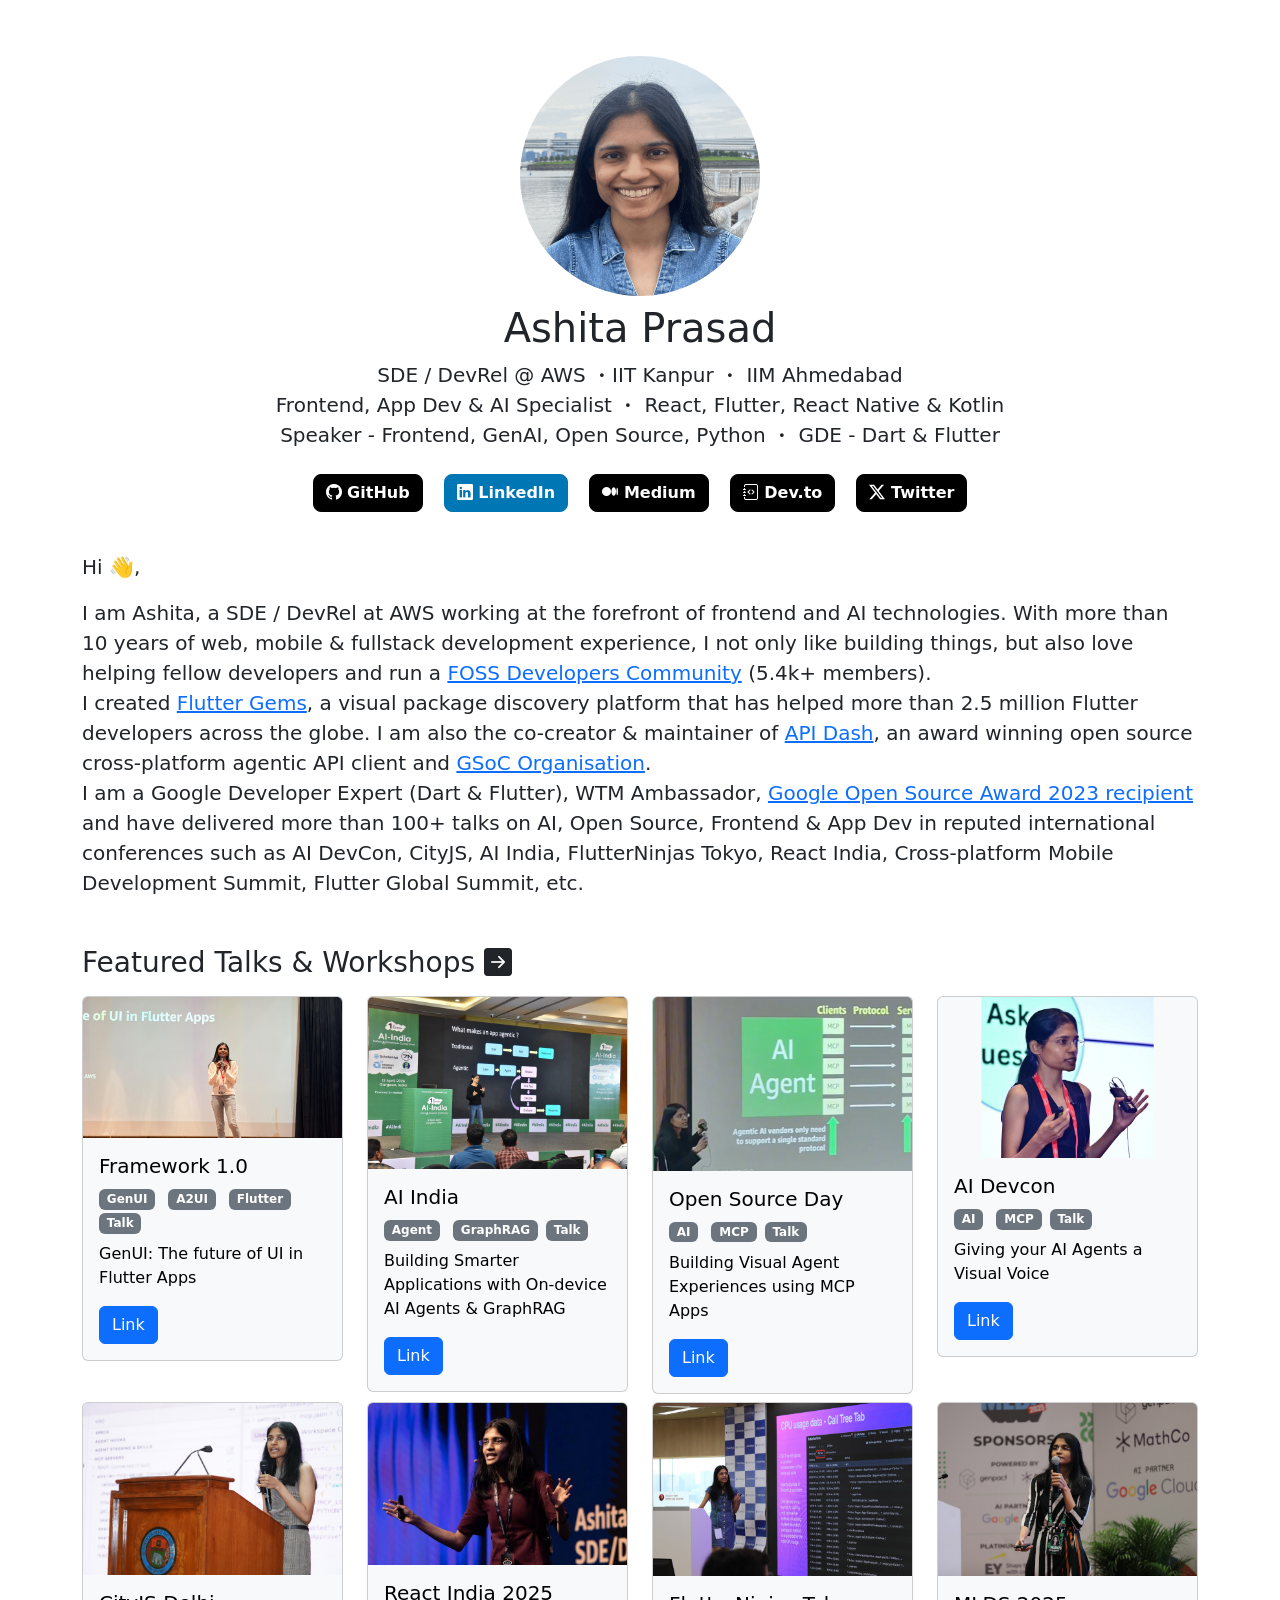
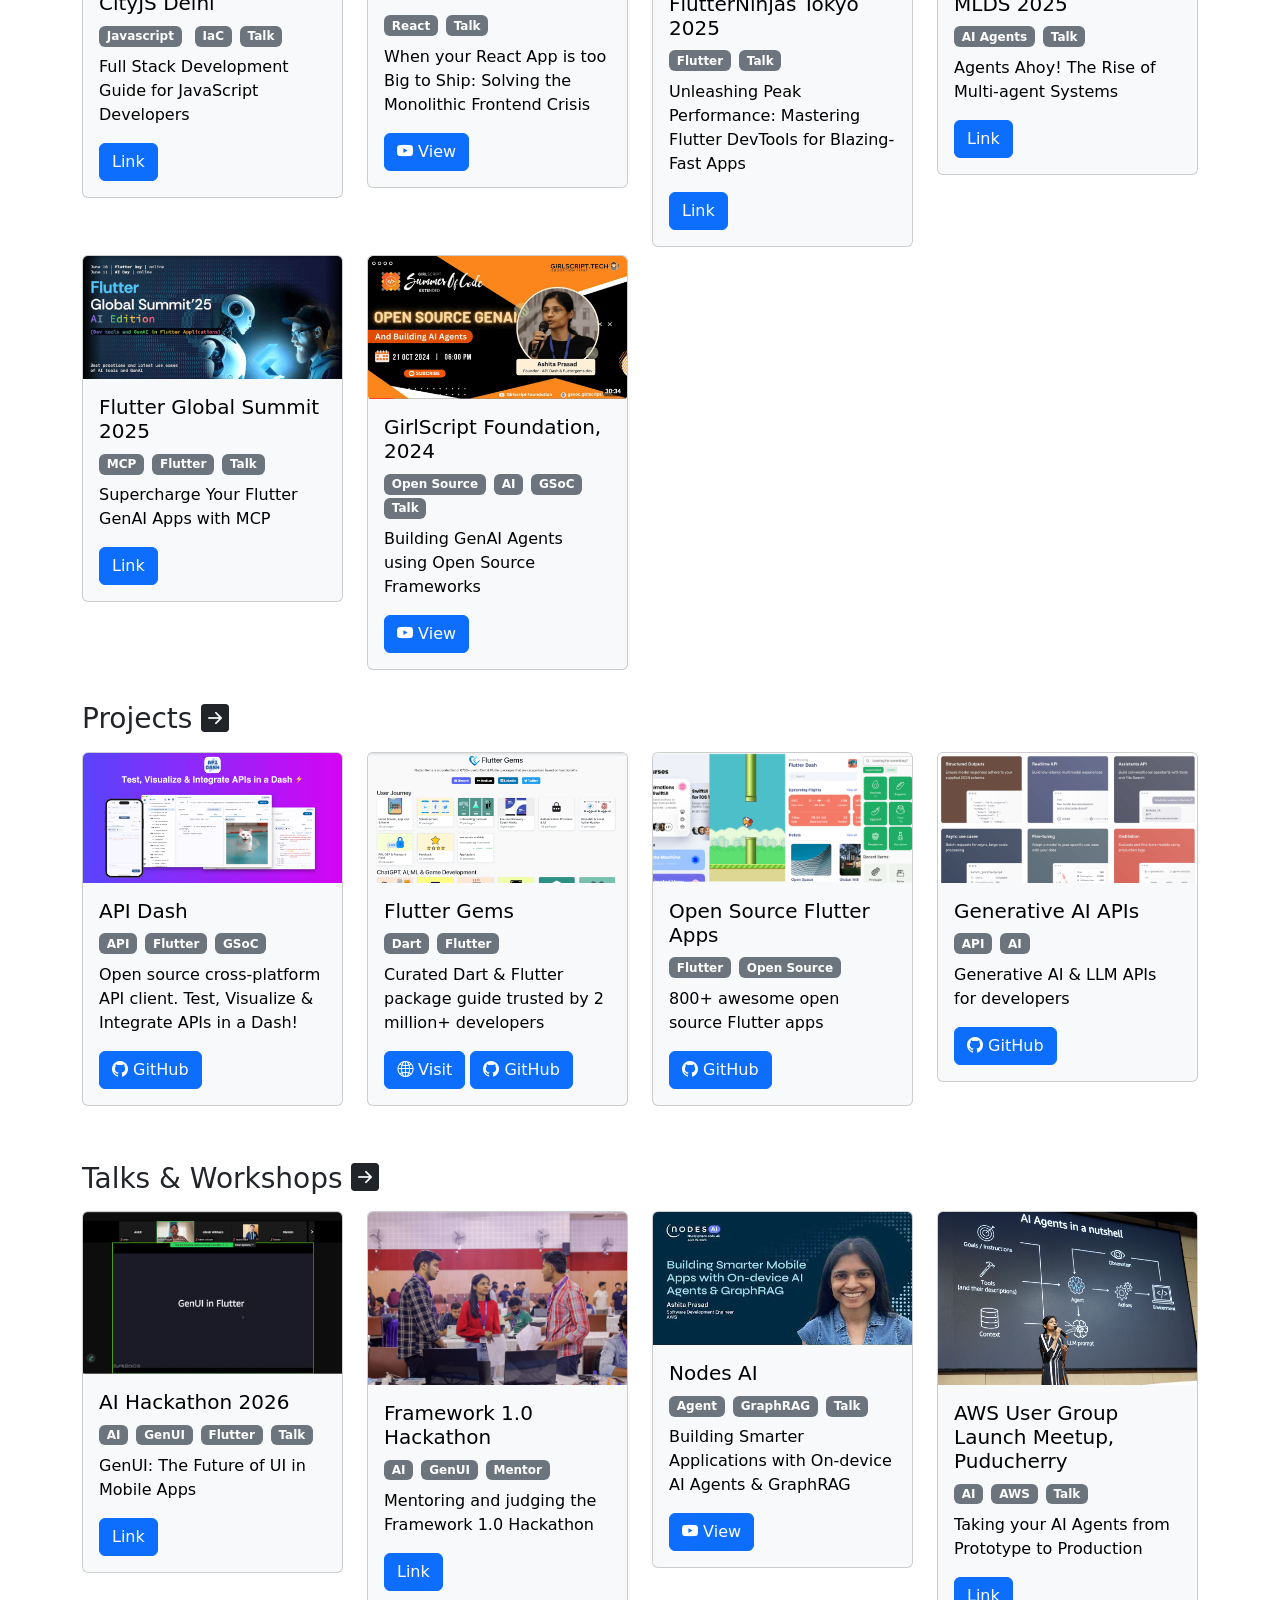
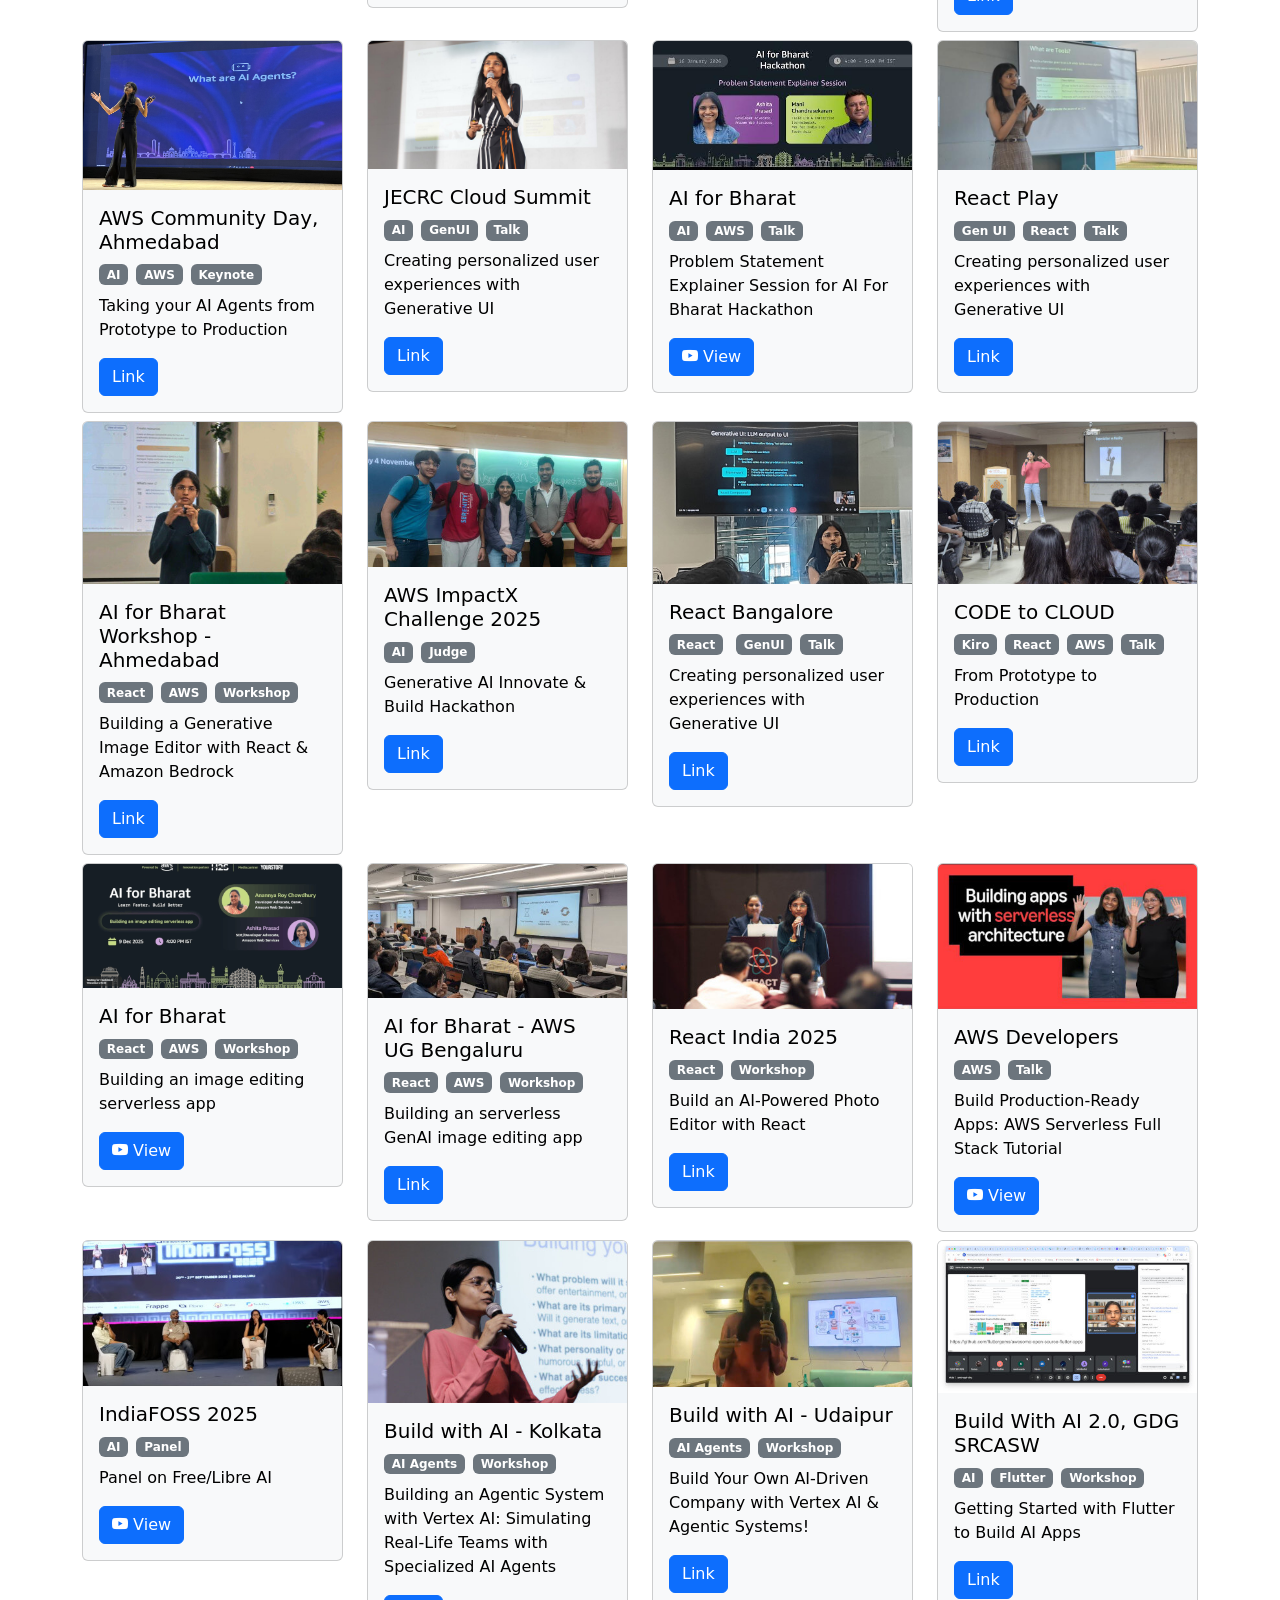
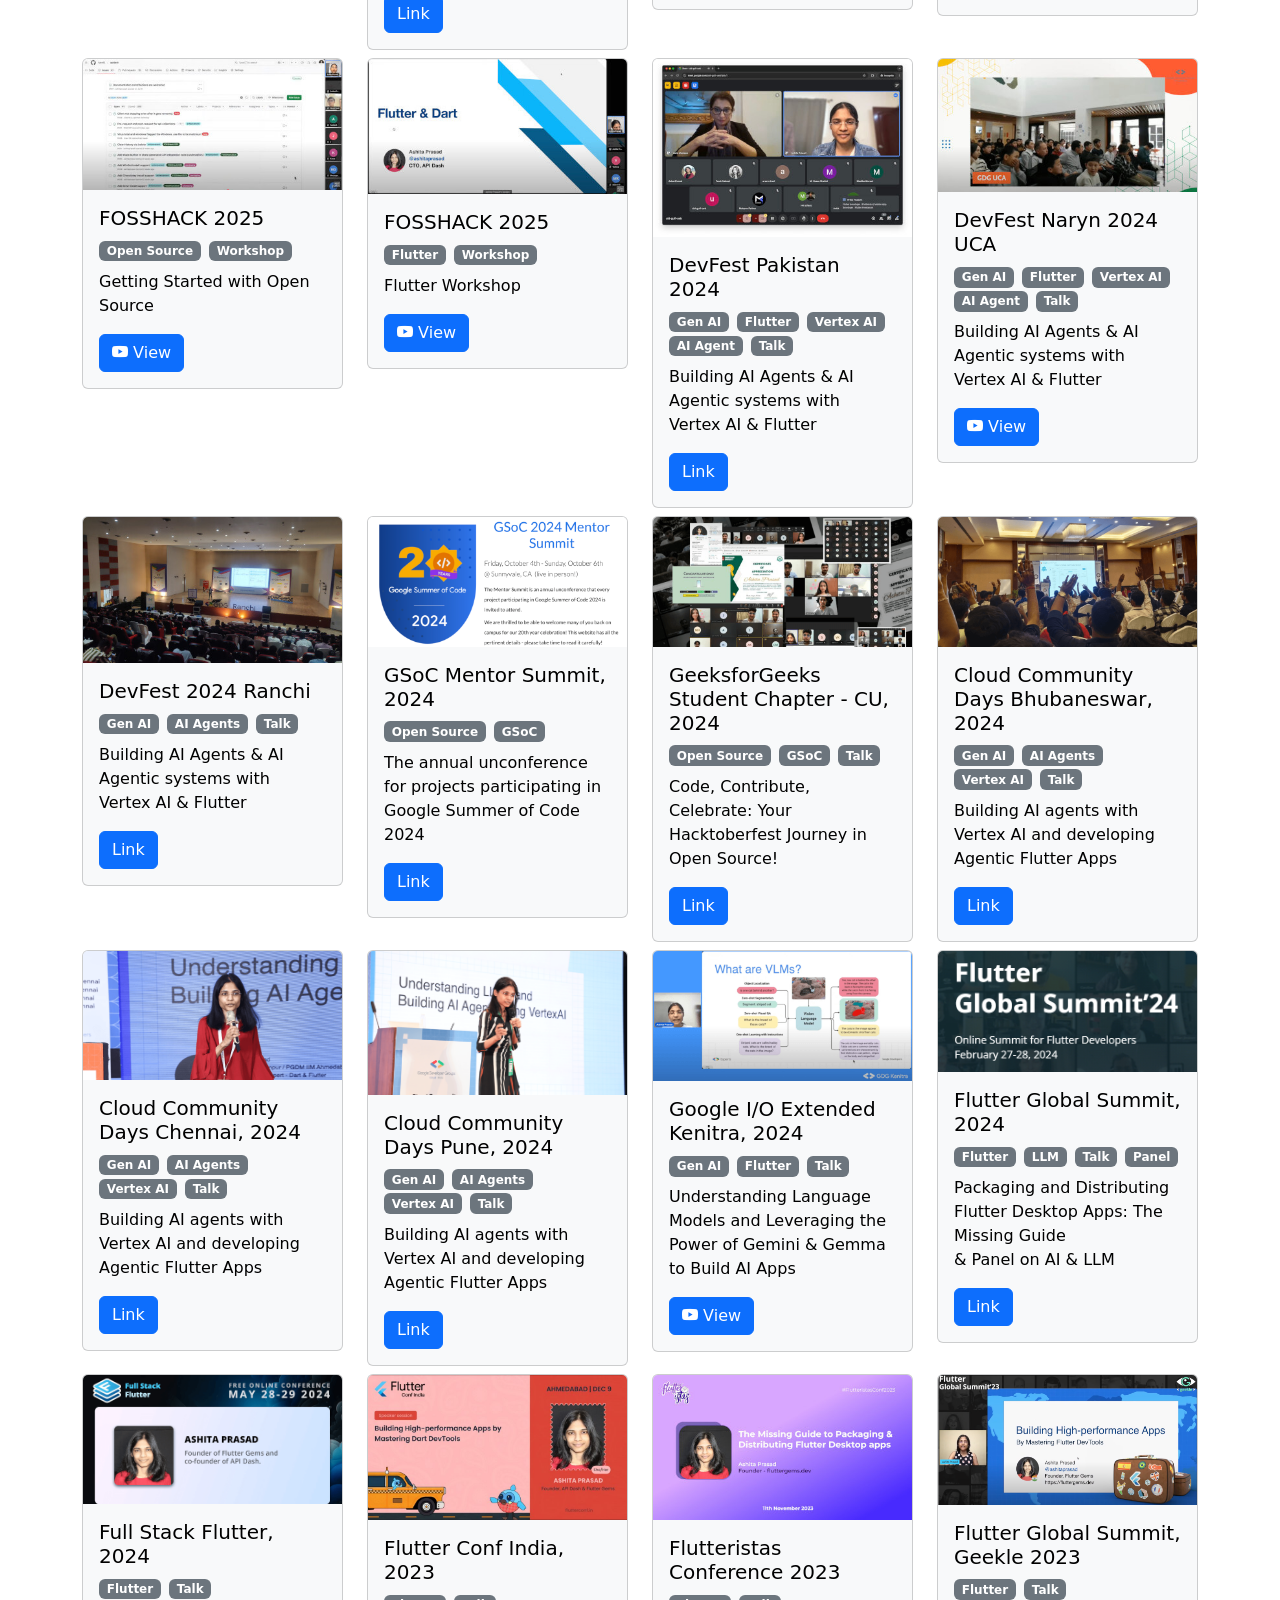
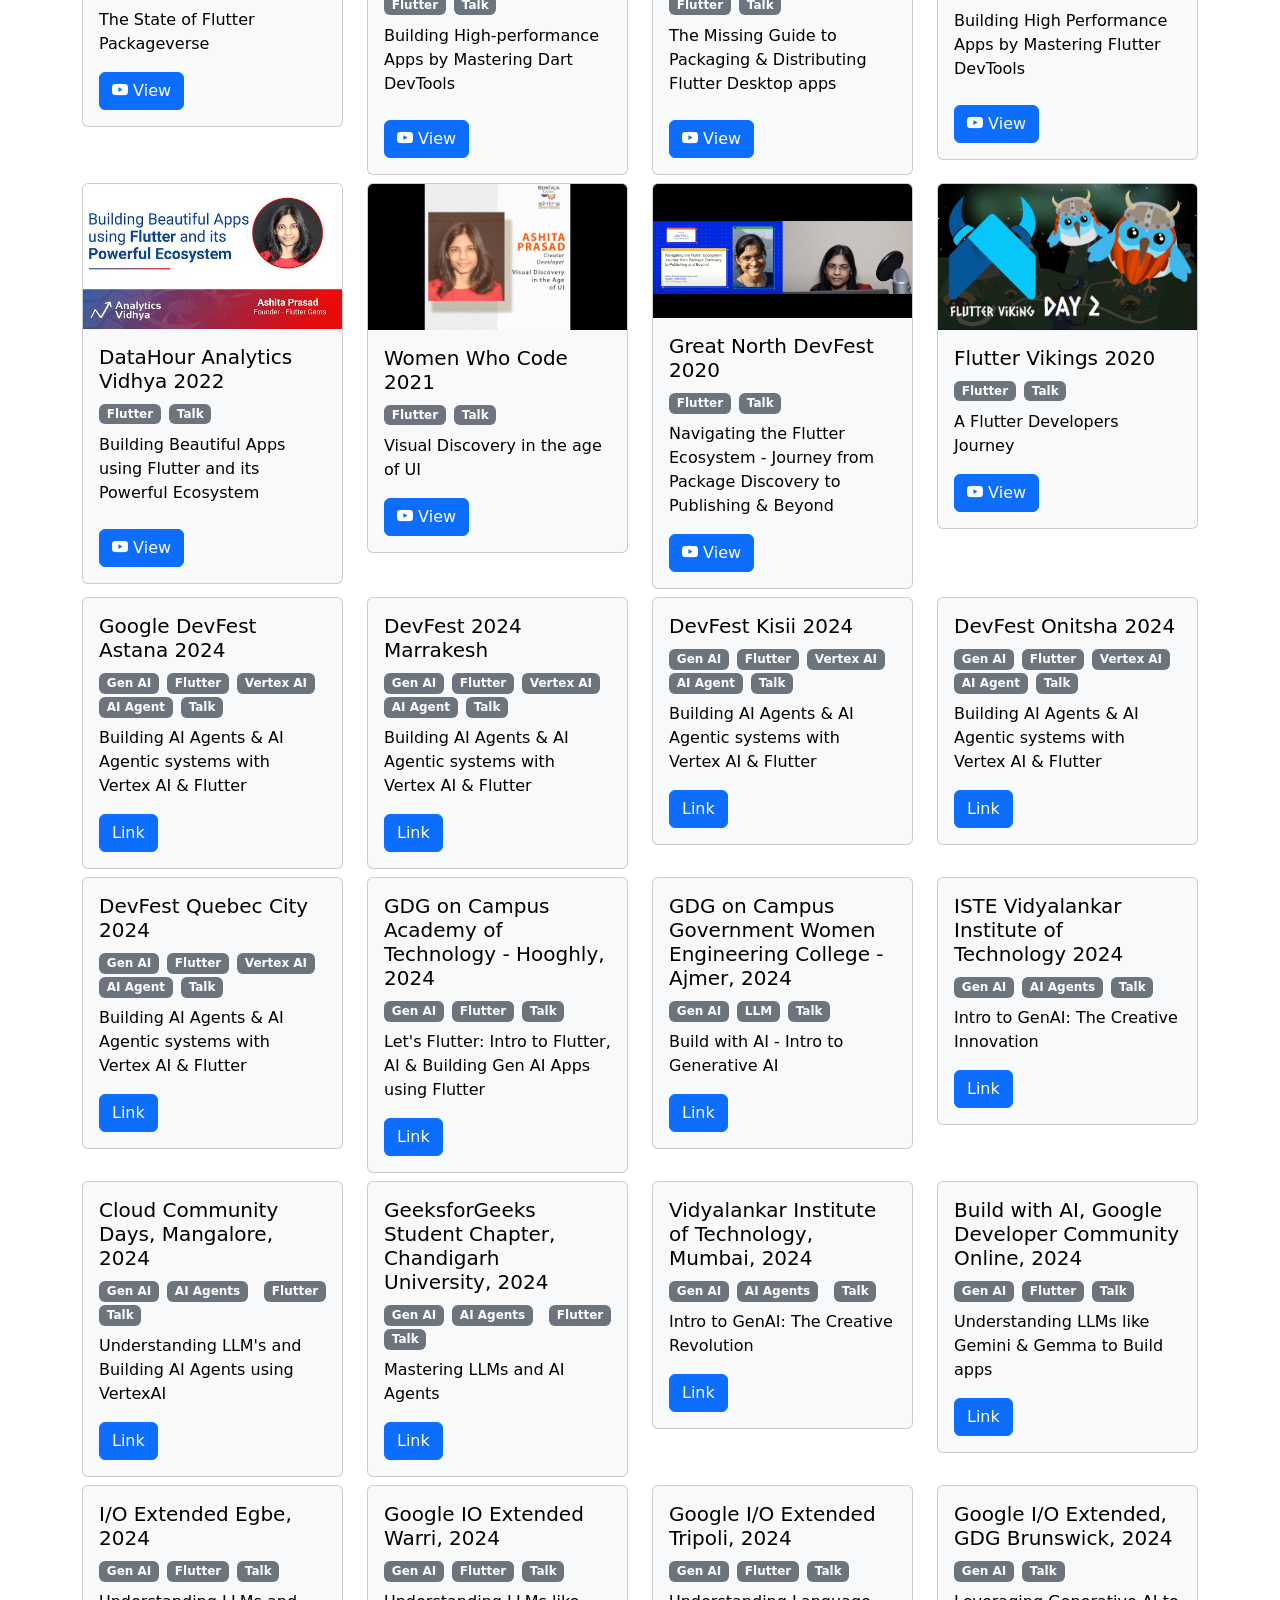
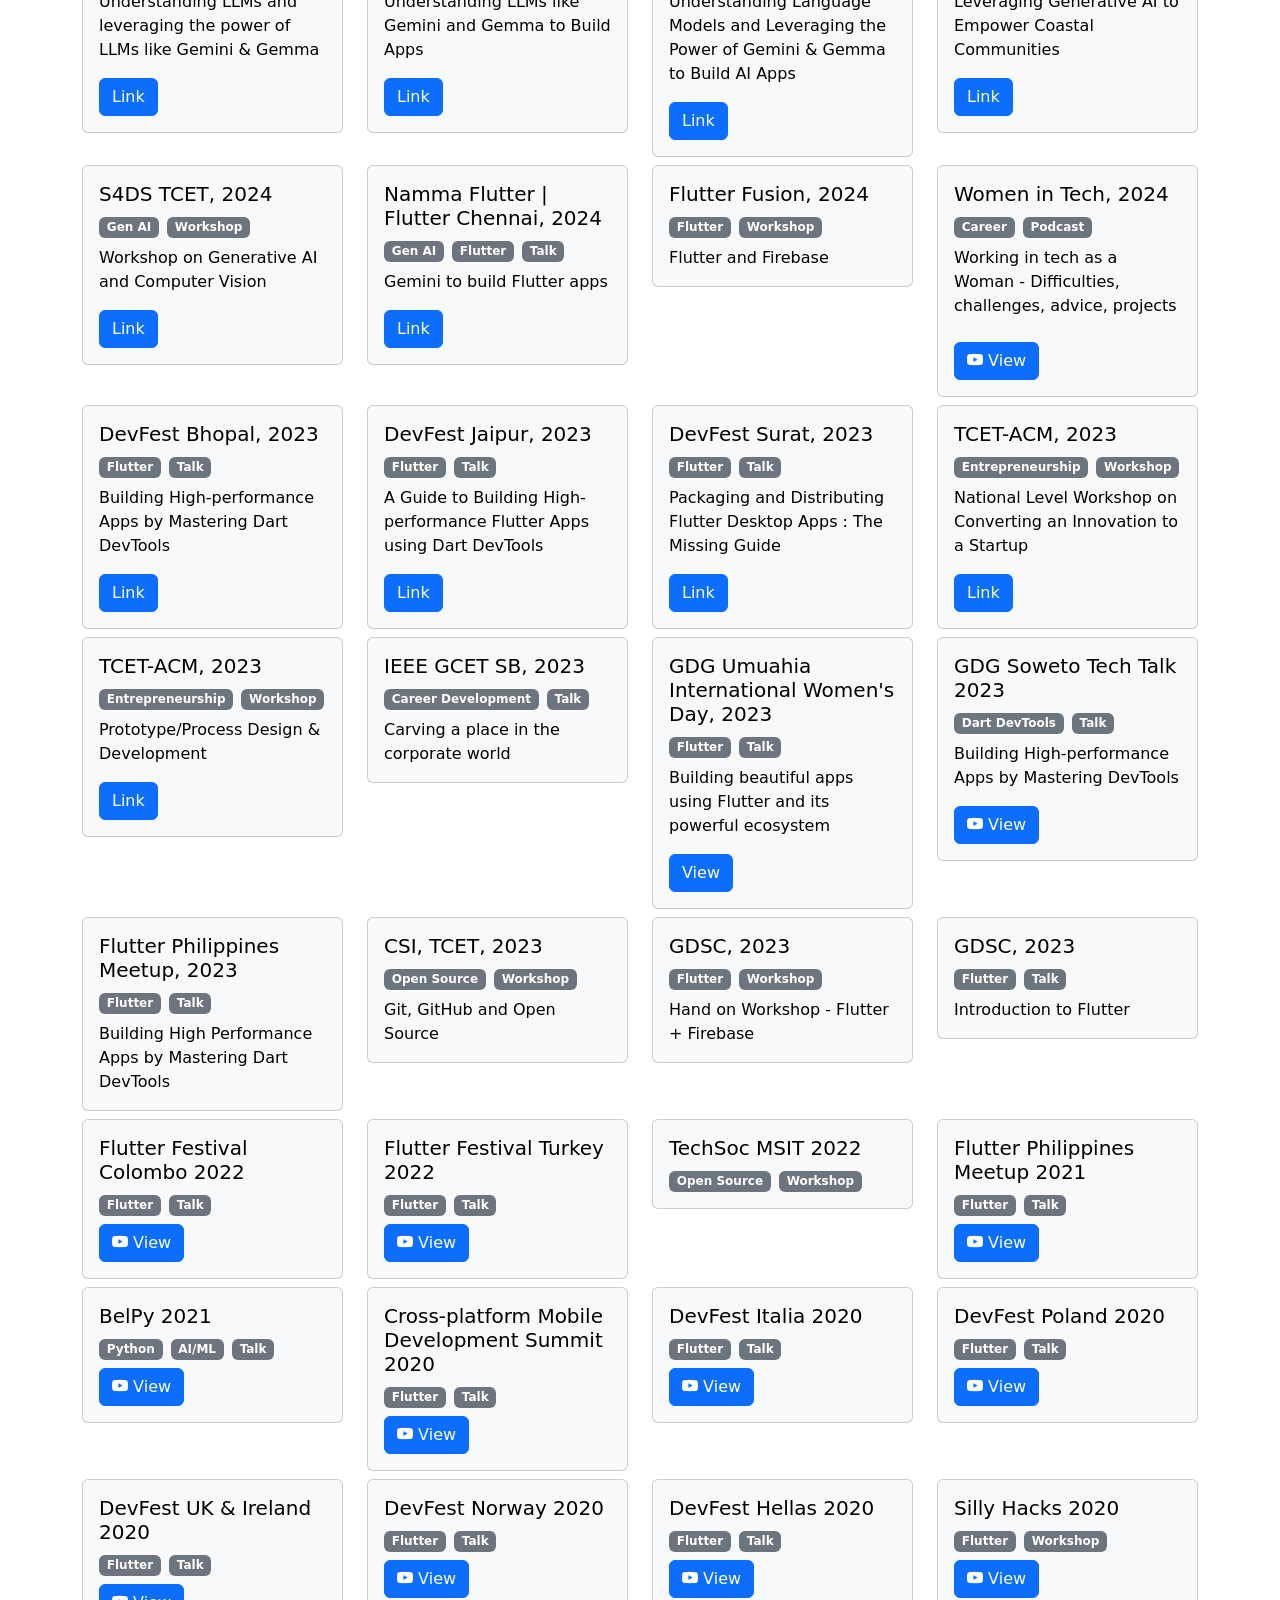
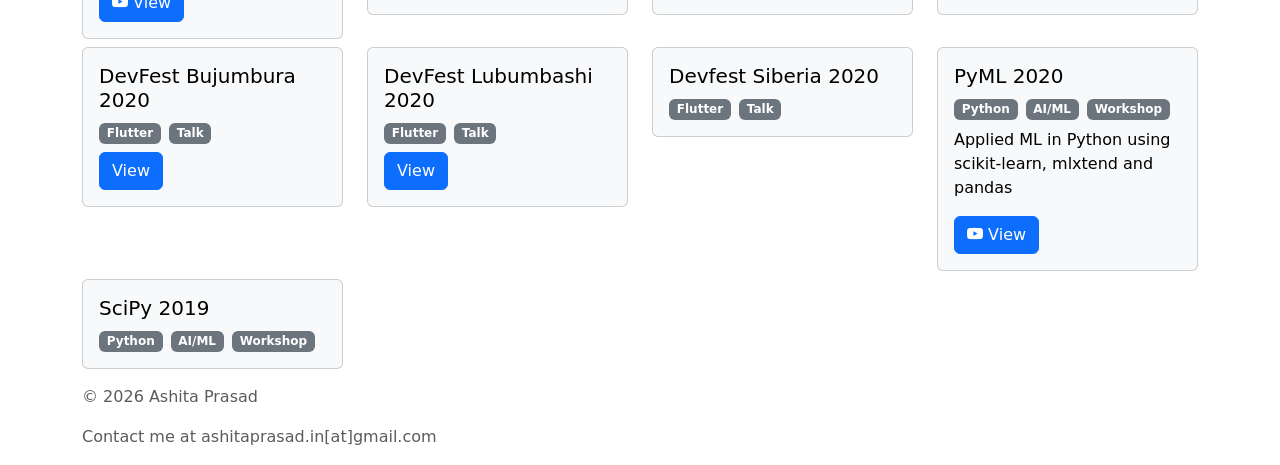
<file: index.html>
<!doctype html>
<html>
  <head>
    <meta charset="utf-8" />
    <meta name="viewport" content="width=device-width, initial-scale=1.0" />
    <title>Ashita Prasad</title>
    <link rel="icon" href="/media/favicon.png" />

    <meta
      name="keywords"
      content="react,flutter,dart,packages,pub,dev,plugins,kotlin,android,swift"
    />
    <meta
      name="description"
      content="Ashita Prasad is an open source enthusiast and creator of API Dash & fluttergems.dev, a curated package guide for the Flutter Ecosystem."
    />
    <meta name="author" content="Ashita Prasad" />
    <meta property="og:title" content="Ashita Prasad" />
    <meta
      property="og:description"
      content="Ashita Prasad is an open source enthusiast and creator of API Dash & fluttergems.dev, a curated package guide for the Flutter Ecosystem."
    />
    <meta
      property="og:image"
      content="https://ashitaprasad.github.io/media/banner.png"
    />
    <meta property="og:url" content="https://ashitaprasad.github.io/" />
    <meta http-equiv="content-language" content="en-us" />

    <link
      href="https://cdn.jsdelivr.net/npm/bootstrap@5.2.0/dist/css/bootstrap.min.css"
      rel="stylesheet"
      integrity="sha384-gH2yIJqKdNHPEq0n4Mqa/HGKIhSkIHeL5AyhkYV8i59U5AR6csBvApHHNl/vI1Bx"
      crossorigin="anonymous"
    />
    <link
      rel="stylesheet"
      href="https://cdn.jsdelivr.net/npm/bootstrap-icons@1.11.3/font/bootstrap-icons.min.css"
    />
    <link href="/album.css" rel="stylesheet" />
  </head>

  <body>
    <main role="main">
      <section class="text-center pt-5">
        <div class="container">
          <img
            style="max-height: 240px"
            class="rounded-circle my-2"
            src="/media/ashita-profile-sm.png"
            alt=""
          />
          <h1>Ashita Prasad</h1>
          <p class="lead">
            SDE / DevRel @ AWS <i class="bi bi-dot"></i>IIT Kanpur
            <i class="bi bi-dot"></i> IIM Ahmedabad<br />
            <b>Frontend, App Dev & AI Specialist</b>
            <i class="bi bi-dot"></i> React, Flutter, React Native & Kotlin
            <br />
            <b>Speaker</b> - Frontend, GenAI, Open Source, Python
            <i class="bi bi-dot"></i> GDE - Dart & Flutter
          </p>
          <p>
            <a
              href="https://github.com/ashitaprasad"
              target="_blank"
              class="btn btn-mu-primary my-2 mx-2"
              ><i class="bi bi-github"> </i> GitHub</a
            >
            <a
              href="https://www.linkedin.com/in/ashitaprasad/"
              target="_blank"
              class="btn btn-lk-primary my-2 mx-2"
              ><i class="bi bi-linkedin"> </i> LinkedIn</a
            >
            <a
              href="https://medium.com/@fluttergems"
              target="_blank"
              class="btn btn-mu-primary my-2 mx-2"
              ><i class="bi bi-medium"> </i> Medium</a
            >
            <a
              href="https://dev.to/ashita"
              target="_blank"
              class="btn btn-mu-primary my-2 mx-2"
              ><i class="bi bi-journal-code"></i> Dev.to</a
            >
            <a
              href="https://x.com/ashitaprasad"
              target="_blank"
              class="btn btn-tw-primary my-2 mx-2"
              ><i class="bi bi-twitter-x"> </i> Twitter</a
            >
          </p>
        </div>
      </section>
      <div class="container py-3">
        <p class="lead">Hi 👋,</p>
        <p class="lead">
          I am Ashita, a SDE / DevRel at AWS working at the forefront of
          frontend and AI technologies. With more than 10 years of web, mobile &
          fullstack development experience, I not only like building things, but
          also love helping fellow developers and run a
          <a href="https://bit.ly/fgfossd" target="_blank"
            >FOSS Developers Community</a
          >
          (5.4k+ members). <br />
          I created
          <a href="https://fluttergems.dev" target="_blank">Flutter Gems</a>, a
          visual package discovery platform that has helped more than 2.5
          million Flutter developers across the globe. I am also the co-creator
          & maintainer of
          <a href="https://github.com/foss42/apidash" target="_blank"
            >API Dash</a
          >, an award winning open source cross-platform agentic API client and
          <a
            href="https://summerofcode.withgoogle.com/programs/2025/organizations/api-dash"
            target="_blank"
            >GSoC Organisation</a
          >. <br />
          I am a Google Developer Expert (Dart & Flutter), WTM Ambassador,
          <a
            href="https://opensource.googleblog.com/2023/05/google-open-source-peer-bonus-program-announces-first-group-of-winners-2023.html"
            target="_blank"
            >Google Open Source Award 2023 recipient</a
          >
          and have delivered more than 100+ talks on AI, Open Source, Frontend &
          App Dev in reputed international conferences such as AI DevCon,
          CityJS, AI India, FlutterNinjas Tokyo, React India, Cross-platform
          Mobile Development Summit, Flutter Global Summit, etc.
        </p>
      </div>
      <div class="container py-3">
        <h3>
          Featured Talks & Workshops
          <i class="bi bi-arrow-right-square-fill"></i>
        </h3>
        <div class="row">
          <div class="col-6 col-md-4 col-xl-3 pt-2">
            <div class="card text-bg-light">
              <img
                src="/media/thumbs/flutterkanpurtalk.jpeg"
                class="card-img-top"
                alt="Framework 1.0"
              />
              <div class="card-body">
                <h5 class="card-title">Framework 1.0</h5>
                <span class="badge text-bg-secondary">GenUI</span
                ><span class="px-1"></span>
                <span class="badge text-bg-secondary">A2UI</span
                ><span class="px-1"></span>
                <span class="badge text-bg-secondary">Flutter</span
                ><span class="px-1"></span
                ><span class="badge text-bg-secondary">Talk</span><br />
                <p class="pt-2 card-text">
                  GenUI: The future of UI in Flutter Apps
                </p>
                <a
                  href="https://konfhub.com/framework"
                  target="_blank"
                  class="btn btn-primary"
                  >Link</a
                >
              </div>
            </div>
          </div>
          <div class="col-6 col-md-4 col-xl-3 pt-2">
            <div class="card text-bg-light">
              <img
                src="/media/thumbs/AI India_Ashita.jpeg"
                class="card-img-top"
                alt="AI India"
              />
              <div class="card-body">
                <h5 class="card-title">AI India</h5>
                <span class="badge text-bg-secondary">Agent</span
                ><span class="px-1"></span>
                <span class="badge text-bg-secondary">GraphRAG</span
                ><span class="px-1"></span
                ><span class="badge text-bg-secondary">Talk</span><br />
                <p class="pt-2 card-text">
                  Building Smarter Applications with On-device AI Agents &
                  GraphRAG
                </p>
                <a
                  href="https://www.ai-india.ai/home"
                  target="_blank"
                  class="btn btn-primary"
                  >Link</a
                >
              </div>
            </div>
          </div>
          <div class="col-6 col-md-4 col-xl-3 pt-2">
            <div class="card text-bg-light">
              <img
                src="/media/thumbs/OSD_Ashita.png"
                class="card-img-top"
                alt="Open Source Day 2026"
              />
              <div class="card-body">
                <h5 class="card-title">Open Source Day</h5>
                <span class="badge text-bg-secondary">AI</span
                ><span class="px-1"></span>
                <span class="badge text-bg-secondary">MCP</span
                ><span class="px-1"></span
                ><span class="badge text-bg-secondary">Talk</span><br />
                <p class="pt-2 card-text">
                  Building Visual Agent Experiences using MCP Apps
                </p>
                <a
                  href="https://osd.opensourceweekend.org"
                  target="_blank"
                  class="btn btn-primary"
                  >Link</a
                >
              </div>
            </div>
          </div>
          <div class="col-6 col-md-4 col-xl-3 pt-2">
            <div class="card text-bg-light">
              <img
                src="/media/thumbs/aidevcon.png"
                class="card-img-top"
                alt="AI Devcon"
              />
              <div class="card-body">
                <h5 class="card-title">AI Devcon</h5>
                <span class="badge text-bg-secondary">AI</span
                ><span class="px-1"></span>
                <span class="badge text-bg-secondary">MCP</span
                ><span class="px-1"></span
                ><span class="badge text-bg-secondary">Talk</span><br />
                <p class="pt-2 card-text">
                  Giving your AI Agents a Visual Voice
                </p>
                <a
                  href="https://www.aidevcon.in/"
                  target="_blank"
                  class="btn btn-primary"
                  >Link</a
                >
              </div>
            </div>
          </div>
          <div class="col-6 col-md-4 col-xl-3 pt-2">
            <div class="card text-bg-light">
              <img
                src="/media/thumbs/cityjs-delhi.jpeg"
                class="card-img-top"
                alt="CityJS Delhi"
              />
              <div class="card-body">
                <h5 class="card-title">CityJS Delhi</h5>
                <span class="badge text-bg-secondary">Javascript</span
                ><span class="px-1"></span>
                <span class="badge text-bg-secondary">IaC</span
                ><span class="px-1"></span
                ><span class="badge text-bg-secondary">Talk</span><br />
                <p class="pt-2 card-text">
                  Full Stack Development Guide for JavaScript Developers
                </p>
                <a
                  href="https://india.cityjsconf.org/?utm_source=cityjs_homecard&utm_medium=card&utm_campaign=card_click"
                  target="_blank"
                  class="btn btn-primary"
                  >Link</a
                >
              </div>
            </div>
          </div>
          <div class="col-6 col-md-4 col-xl-3 pt-2">
            <div class="card text-bg-light">
              <img
                src="/media/thumbs/react-india.jpg"
                class="card-img-top"
                alt="React India 2025"
              />
              <div class="card-body">
                <h5 class="card-title">React India 2025</h5>
                <span class="badge text-bg-secondary">React</span
                ><span class="px-1"></span
                ><span class="badge text-bg-secondary">Talk</span><br />
                <p class="pt-2 card-text">
                  When your React App is too Big to Ship: Solving the Monolithic
                  Frontend Crisis
                </p>
                <a
                  href="https://www.youtube.com/watch?v=2WhnaM9W0ao"
                  target="_blank"
                  class="btn btn-primary"
                  ><i class="bi bi-youtube"> </i> View</a
                >
              </div>
            </div>
          </div>
          <div class="col-6 col-md-4 col-xl-3 pt-2">
            <div class="card text-bg-light">
              <img
                src="/media/thumbs/flutterninjas.jpg"
                class="card-img-top"
                alt="FlutterNinjas Tokyo 2025"
              />
              <div class="card-body">
                <h5 class="card-title">FlutterNinjas Tokyo 2025</h5>
                <span class="badge text-bg-secondary">Flutter</span
                ><span class="px-1"></span
                ><span class="badge text-bg-secondary">Talk</span><br />
                <p class="pt-2 card-text">
                  Unleashing Peak Performance: Mastering Flutter DevTools for
                  Blazing-Fast Apps
                </p>
                <a
                  href="https://flutterninjas.dev/"
                  target="_blank"
                  class="btn btn-primary"
                  >Link</a
                >
              </div>
            </div>
          </div>
          <div class="col-6 col-md-4 col-xl-3 pt-2">
            <div class="card text-bg-light">
              <img
                src="/media/thumbs/mlds.jpg"
                class="card-img-top"
                alt="MLDS 2025"
              />
              <div class="card-body">
                <h5 class="card-title">MLDS 2025</h5>
                <span class="badge text-bg-secondary">AI Agents</span
                ><span class="px-1"></span
                ><span class="badge text-bg-secondary">Talk</span><br />
                <p class="pt-2 card-text">
                  Agents Ahoy! The Rise of Multi-agent Systems
                </p>
                <a
                  href="https://mlds.analyticsindiamag.com/speakers/speakers/speakers-2025/"
                  target="_blank"
                  class="btn btn-primary"
                  >Link</a
                >
              </div>
            </div>
          </div>
          <div class="col-6 col-md-4 col-xl-3 pt-2">
            <div class="card text-bg-light">
              <img
                src="/media/thumbs/geekle25.png"
                class="card-img-top"
                alt="Flutter Global Summit 2025"
              />
              <div class="card-body">
                <h5 class="card-title">Flutter Global Summit 2025</h5>
                <span class="badge text-bg-secondary">MCP</span
                ><span class="px-1"></span
                ><span class="badge text-bg-secondary">Flutter</span
                ><span class="px-1"></span
                ><span class="badge text-bg-secondary">Talk</span><br />
                <p class="pt-2 card-text">
                  Supercharge Your Flutter GenAI Apps with MCP
                </p>
                <a
                  href="/media/refs/Flutter Global Summit 25.pdf"
                  target="_blank"
                  class="btn btn-primary"
                >
                  Link</a
                >
              </div>
            </div>
          </div>
          <div class="col-6 col-md-4 col-xl-3 pt-2">
            <div class="card text-bg-light">
              <img
                src="/media/thumbs/ai-gssoc.png"
                class="card-img-top"
                alt="GirlScript Foundation, 2024"
              />
              <div class="card-body">
                <h5 class="card-title">GirlScript Foundation, 2024</h5>
                <span class="badge text-bg-secondary">Open Source</span
                ><span class="px-1"></span
                ><span class="badge text-bg-secondary">AI</span
                ><span class="px-1"></span
                ><span class="badge text-bg-secondary">GSoC</span
                ><span class="px-1"></span
                ><span class="badge text-bg-secondary">Talk</span><br />
                <p class="pt-2 card-text">
                  Building GenAI Agents using Open Source Frameworks
                </p>
                <a
                  href="https://www.youtube.com/live/Mz0v4UhOrxM?t=19s"
                  target="_blank"
                  class="btn btn-primary"
                  ><i class="bi bi-youtube"> </i> View</a
                >
              </div>
            </div>
          </div>
        </div>
      </div>

      <div class="container py-3">
        <h3>Projects <i class="bi bi-arrow-right-square-fill"></i></h3>
        <div class="row">
          <div class="col-6 col-md-4 col-xl-3 pt-2">
            <div class="card text-bg-light">
              <img
                src="/media/thumbs/apidash.png"
                class="card-img-top"
                alt="API Dash"
              />
              <div class="card-body">
                <h5 class="card-title">API Dash</h5>
                <span class="badge text-bg-secondary">API</span
                ><span class="px-1"></span
                ><span class="badge text-bg-secondary">Flutter</span
                ><span class="px-1"></span
                ><span class="badge text-bg-secondary">GSoC</span><br />
                <p class="pt-2 card-text">
                  Open source cross-platform API client. Test, Visualize &
                  Integrate APIs in a Dash!
                </p>
                <a
                  href="https://github.com/foss42/apidash"
                  target="_blank"
                  class="btn btn-primary"
                >
                  <i class="bi bi-github"> </i>GitHub</a
                >
              </div>
            </div>
          </div>
          <div class="col-6 col-md-4 col-xl-3 pt-2">
            <div class="card text-bg-light">
              <img
                src="/media/thumbs/fluttergems.png"
                class="card-img-top"
                alt="Flutter Gems"
              />
              <div class="card-body">
                <h5 class="card-title">Flutter Gems</h5>
                <span class="badge text-bg-secondary">Dart</span
                ><span class="px-1"></span
                ><span class="badge text-bg-secondary">Flutter</span><br />
                <p class="pt-2 card-text">
                  Curated Dart & Flutter package guide trusted by 2 million+
                  developers
                </p>
                <a
                  href="https://fluttergems.dev/"
                  target="_blank"
                  class="btn btn-primary"
                  ><i class="bi bi-globe2"> </i>Visit</a
                >
                <a
                  href="https://github.com/fluttergems/fluttergems"
                  target="_blank"
                  class="btn btn-primary"
                  ><i class="bi bi-github"> </i>GitHub</a
                >
              </div>
            </div>
          </div>
          <div class="col-6 col-md-4 col-xl-3 pt-2">
            <div class="card text-bg-light">
              <img
                src="/media/thumbs/flutterapps.png"
                class="card-img-top"
                alt="Open Source Flutter Apps"
              />
              <div class="card-body">
                <h5 class="card-title">Open Source Flutter Apps</h5>
                <span class="badge text-bg-secondary">Flutter</span
                ><span class="px-1"></span
                ><span class="badge text-bg-secondary">Open Source</span><br />
                <p class="pt-2 card-text">
                  800+ awesome open source Flutter apps
                </p>
                <a
                  href="https://github.com/fluttergems/awesome-open-source-flutter-apps"
                  target="_blank"
                  class="btn btn-primary"
                  ><i class="bi bi-github"> </i>GitHub</a
                >
              </div>
            </div>
          </div>
          <div class="col-6 col-md-4 col-xl-3 pt-2">
            <div class="card text-bg-light">
              <img
                src="/media/thumbs/ai-api.png"
                class="card-img-top"
                alt="Generative AI APIs"
              />
              <div class="card-body">
                <h5 class="card-title">Generative AI APIs</h5>
                <span class="badge text-bg-secondary">API</span
                ><span class="px-1"></span
                ><span class="badge text-bg-secondary">AI</span><br />
                <p class="pt-2 card-text">
                  Generative AI & LLM APIs for developers
                </p>
                <a
                  href="https://github.com/foss42/awesome-generative-ai-apis"
                  target="_blank"
                  class="btn btn-primary"
                  ><i class="bi bi-github"> </i>GitHub</a
                >
              </div>
            </div>
          </div>
        </div>
      </div>

      <div class="container py-3">
        <h3 class="pt-4">
          Talks & Workshops <i class="bi bi-arrow-right-square-fill"></i>
        </h3>
        <div class="row">
          <div class="col-6 col-md-4 col-xl-3 pt-2">
            <div class="card text-bg-light">
              <img
                src="/media/thumbs/ai-mobile-hackathon.jpg"
                class="card-img-top"
                alt="AI Hackathon 2026"
              />
              <div class="card-body">
                <h5 class="card-title">AI Hackathon 2026</h5>
                <span class="badge text-bg-secondary">AI</span
                ><span class="px-1"></span
                ><span class="badge text-bg-secondary">GenUI</span
                ><span class="px-1"></span
                ><span class="badge text-bg-secondary">Flutter</span
                ><span class="px-1"></span
                ><span class="badge text-bg-secondary">Talk</span><br />
                <p class="pt-2 card-text">
                  GenUI: The Future of UI in Mobile Apps
                </p>
                <a
                  href="https://aihackathon.dreamprogramming.in/sessions/genui-the-future-of-ui-in-mobile-apps"
                  target="_blank"
                  class="btn btn-primary"
                >
                  Link</a
                >
              </div>
            </div>
          </div>
          <div class="col-6 col-md-4 col-xl-3 pt-2">
            <div class="card text-bg-light">
              <img
                src="/media/thumbs/framework hackathon.jpeg"
                class="card-img-top"
                alt="Framework 1.0 Hackathon"
              />
              <div class="card-body">
                <h5 class="card-title">Framework 1.0 Hackathon</h5>
                <span class="badge text-bg-secondary">AI</span
                ><span class="px-1"></span
                ><span class="badge text-bg-secondary">GenUI</span
                ><span class="px-1"></span
                ><span class="badge text-bg-secondary">Mentor</span><br />
                <p class="pt-2 card-text">
                  Mentoring and judging the Framework 1.0 Hackathon
                </p>
                <a
                  href="https://www.linkedin.com/feed/update/urn:li:activity:7455268125345832961"
                  target="_blank"
                  class="btn btn-primary"
                >
                  Link</a
                >
              </div>
            </div>
          </div>
          <div class="col-6 col-md-4 col-xl-3 pt-2">
            <div class="card text-bg-light">
              <img
                src="/media/thumbs/nodes-ai.jpg"
                class="card-img-top"
                alt="Nodes AI"
              />
              <div class="card-body">
                <h5 class="card-title">Nodes AI</h5>
                <span class="badge text-bg-secondary">Agent</span
                ><span class="px-1"></span
                ><span class="badge text-bg-secondary">GraphRAG</span
                ><span class="px-1"></span
                ><span class="badge text-bg-secondary">Talk</span><br />
                <p class="pt-2 card-text">
                  Building Smarter Applications with On-device AI Agents &
                  GraphRAG
                </p>
                <a
                  href="https://www.youtube.com/watch?v=P7jboLT0w2w"
                  target="_blank"
                  class="btn btn-primary"
                >
                  <i class="bi bi-youtube"> </i> View</a
                >
              </div>
            </div>
          </div>
          <div class="col-6 col-md-4 col-xl-3 pt-2">
            <div class="card text-bg-light">
              <img
                src="/media/thumbs/puducherrytalk1.jpeg"
                class="card-img-top"
                alt=""
              />
              <div class="card-body">
                <h5 class="card-title">
                  AWS User Group Launch Meetup, Puducherry
                </h5>
                <span class="badge text-bg-secondary">AI</span
                ><span class="px-1"></span
                ><span class="badge text-bg-secondary">AWS</span
                ><span class="px-1"></span
                ><span class="badge text-bg-secondary">Talk</span><br />
                <p class="pt-2 card-text">
                  Taking your AI Agents from Prototype to Production
                </p>
                <a
                  href="https://www.linkedin.com/feed/update/urn:li:activity:7439779773003948033/"
                  target="_blank"
                  class="btn btn-primary"
                >
                  Link</a
                >
              </div>
            </div>
          </div>
          <div class="col-6 col-md-4 col-xl-3 pt-2">
            <div class="card text-bg-light">
              <img
                src="/media/thumbs/selected_ahd.jpeg"
                class="card-img-top"
                alt=""
              />
              <div class="card-body">
                <h5 class="card-title">AWS Community Day, Ahmedabad</h5>
                <span class="badge text-bg-secondary">AI</span
                ><span class="px-1"></span
                ><span class="badge text-bg-secondary">AWS</span
                ><span class="px-1"></span
                ><span class="badge text-bg-secondary">Keynote</span><br />
                <p class="pt-2 card-text">
                  Taking your AI Agents from Prototype to Production
                </p>
                <a
                  href="https://awsahmedabad.community/"
                  target="_blank"
                  class="btn btn-primary"
                >
                  Link</a
                >
              </div>
            </div>
          </div>
          <div class="col-6 col-md-4 col-xl-3 pt-2">
            <div class="card text-bg-light">
              <img src="/media/thumbs/jecrc.jpeg" class="card-img-top" alt="" />
              <div class="card-body">
                <h5 class="card-title">JECRC Cloud Summit</h5>
                <span class="badge text-bg-secondary">AI</span
                ><span class="px-1"></span
                ><span class="badge text-bg-secondary">GenUI</span
                ><span class="px-1"></span
                ><span class="badge text-bg-secondary">Talk</span><br />
                <p class="pt-2 card-text">
                  Creating personalized user experiences with Generative UI
                </p>
                <a
                  href="https://konfhub.com/jecrc-cloud-summit-2026"
                  target="_blank"
                  class="btn btn-primary"
                >
                  Link</a
                >
              </div>
            </div>
          </div>
          <div class="col-6 col-md-4 col-xl-3 pt-2">
            <div class="card text-bg-light">
              <img src="/media/thumbs/aib.jpeg" class="card-img-top" alt="" />
              <div class="card-body">
                <h5 class="card-title">AI for Bharat</h5>
                <span class="badge text-bg-secondary">AI</span
                ><span class="px-1"></span
                ><span class="badge text-bg-secondary">AWS</span
                ><span class="px-1"></span
                ><span class="badge text-bg-secondary">Talk</span><br />
                <p class="pt-2 card-text">
                  Problem Statement Explainer Session for AI For Bharat
                  Hackathon
                </p>
                <a
                  href="https://www.youtube.com/watch?v=7Um2i-bK6xs&pp=ygUNYWkgZm9yIGJoYXJhdA%3D%3D"
                  target="_blank"
                  class="btn btn-primary"
                >
                  <i class="bi bi-youtube"> </i> View</a
                >
              </div>
            </div>
          </div>
          <div class="col-6 col-md-4 col-xl-3 pt-2">
            <div class="card text-bg-light">
              <img
                src="/media/thumbs/reactplay.jpeg"
                class="card-img-top"
                alt="React Play"
              />
              <div class="card-body">
                <h5 class="card-title">React Play</h5>
                <span class="badge text-bg-secondary">Gen UI</span
                ><span class="px-1"></span
                ><span class="badge text-bg-secondary">React</span
                ><span class="px-1"></span
                ><span class="badge text-bg-secondary">Talk</span><br />
                <p class="pt-2 card-text">
                  Creating personalized user experiences with Generative UI
                </p>
                <a
                  href="https://www.meetup.com/reactplay-bengaluru/events/312860943/?eventOrigin=group_past_events"
                  target="_blank"
                  class="btn btn-primary"
                >
                  Link</a
                >
              </div>
            </div>
          </div>
          <div class="col-6 col-md-4 col-xl-3 pt-2">
            <div class="card text-bg-light">
              <img
                src="/media/thumbs/ai4b-ahmedabad.jpg"
                class="card-img-top"
                alt="AI for Bharat Workshop - Ahmedabad 2025"
              />
              <div class="card-body">
                <h5 class="card-title">AI for Bharat Workshop - Ahmedabad</h5>
                <span class="badge text-bg-secondary">React</span
                ><span class="px-1"></span
                ><span class="badge text-bg-secondary">AWS</span
                ><span class="px-1"></span
                ><span class="badge text-bg-secondary">Workshop</span><br />
                <p class="pt-2 card-text">
                  Building a Generative Image Editor with React & Amazon Bedrock
                </p>
                <a
                  href="https://www.linkedin.com/posts/awsahmedabadcommunity_awsaiforbharat-awsusergroup-ahmedabad-activity-7410563083552722946-F-mW"
                  target="_blank"
                  class="btn btn-primary"
                >
                  Link</a
                >
              </div>
            </div>
          </div>
          <div class="col-6 col-md-4 col-xl-3 pt-2">
            <div class="card text-bg-light">
              <img
                src="/media/thumbs/iitb.jpeg"
                class="card-img-top"
                alt="AWS ImpactX Challenge"
              />
              <div class="card-body">
                <h5 class="card-title">AWS ImpactX Challenge 2025</h5>
                <span class="badge text-bg-secondary">AI</span
                ><span class="px-1"></span
                ><span class="badge text-bg-secondary">Judge</span><br />
                <p class="pt-2 card-text">
                  Generative AI Innovate & Build Hackathon
                </p>
                <a
                  href="https://unstop.com/hackathons/aws-impactx-challenge-iit-bombay-1600872"
                  target="_blank"
                  class="btn btn-primary"
                >
                  Link</a
                >
              </div>
            </div>
          </div>
          <div class="col-6 col-md-4 col-xl-3 pt-2">
            <div class="card text-bg-light">
              <img
                src="/media/thumbs/react-bangalore.jpeg"
                class="card-img-top"
                alt="React Bangalore"
              />
              <div class="card-body">
                <h5 class="card-title">React Bangalore</h5>
                <span class="badge text-bg-secondary">React</span
                ><span class="px-1"></span>
                <span class="badge text-bg-secondary">GenUI</span
                ><span class="px-1"></span
                ><span class="badge text-bg-secondary">Talk</span><br />
                <p class="pt-2 card-text">
                  Creating personalized user experiences with Generative UI
                </p>
                <a
                  href="https://www.meetup.com/reactjs-bangalore/events/311744342/"
                  target="_blank"
                  class="btn btn-primary"
                  >Link</a
                >
              </div>
            </div>
          </div>
          <div class="col-6 col-md-4 col-xl-3 pt-2">
            <div class="card text-bg-light">
              <img
                src="/media/thumbs/reva.jpg"
                class="card-img-top"
                alt="CODE to CLOUD"
              />
              <div class="card-body">
                <h5 class="card-title">CODE to CLOUD</h5>
                <span class="badge text-bg-secondary">Kiro</span
                ><span class="px-1"></span
                ><span class="badge text-bg-secondary">React</span
                ><span class="px-1"></span
                ><span class="badge text-bg-secondary">AWS</span
                ><span class="px-1"></span
                ><span class="badge text-bg-secondary">Talk</span><br />
                <p class="pt-2 card-text">From Prototype to Production</p>
                <a
                  href="https://www.linkedin.com/posts/aws-cloud-club-reva-university_awscloudclub-gdgoc-revauniversity-activity-7406023723616620544-Od-x"
                  target="_blank"
                  class="btn btn-primary"
                >
                  Link</a
                >
              </div>
            </div>
          </div>
          <div class="col-6 col-md-4 col-xl-3 pt-2">
            <div class="card text-bg-light">
              <img
                src="/media/thumbs/ai4b.png"
                class="card-img-top"
                alt="AI for Bharat"
              />
              <div class="card-body">
                <h5 class="card-title">AI for Bharat</h5>
                <span class="badge text-bg-secondary">React</span
                ><span class="px-1"></span
                ><span class="badge text-bg-secondary">AWS</span
                ><span class="px-1"></span
                ><span class="badge text-bg-secondary">Workshop</span><br />
                <p class="pt-2 card-text">
                  Building an image editing serverless app
                </p>
                <a
                  href="https://www.youtube.com/watch?v=HC1VPZcqfXY"
                  target="_blank"
                  class="btn btn-primary"
                >
                  <i class="bi bi-youtube"> </i> View</a
                >
              </div>
            </div>
          </div>
          <div class="col-6 col-md-4 col-xl-3 pt-2">
            <div class="card text-bg-light">
              <img
                src="/media/thumbs/ai4b-blr.jpeg"
                class="card-img-top"
                alt="AI for Bharat AWS User Group Bengaluru"
              />
              <div class="card-body">
                <h5 class="card-title">AI for Bharat - AWS UG Bengaluru</h5>
                <span class="badge text-bg-secondary">React</span
                ><span class="px-1"></span
                ><span class="badge text-bg-secondary">AWS</span
                ><span class="px-1"></span
                ><span class="badge text-bg-secondary">Workshop</span><br />
                <p class="pt-2 card-text">
                  Building an serverless GenAI image editing app
                </p>
                <a
                  href="https://www.linkedin.com/posts/awsugblr_aiforbharat-awsugblr-activity-7400018372001837056-26cC/"
                  target="_blank"
                  class="btn btn-primary"
                >
                  Link</a
                >
              </div>
            </div>
          </div>
          <div class="col-6 col-md-4 col-xl-3 pt-2">
            <div class="card text-bg-light">
              <img
                src="/media/thumbs/react-india-workshop.jpg"
                class="card-img-top"
                alt="React India 2025"
              />
              <div class="card-body">
                <h5 class="card-title">React India 2025</h5>
                <span class="badge text-bg-secondary">React</span
                ><span class="px-1"></span
                ><span class="badge text-bg-secondary">Workshop</span><br />
                <p class="pt-2 card-text">
                  Build an AI-Powered Photo Editor with React
                </p>
                <a
                  href="https://www.reactindia.io/schedule"
                  target="_blank"
                  class="btn btn-primary"
                >
                  Link</a
                >
              </div>
            </div>
          </div>
          <div class="col-6 col-md-4 col-xl-3 pt-2">
            <div class="card text-bg-light">
              <img
                src="/media/thumbs/aws-1.jpg"
                class="card-img-top"
                alt="AWS Developers Build Production-Ready Apps"
              />
              <div class="card-body">
                <h5 class="card-title">AWS Developers</h5>
                <span class="badge text-bg-secondary">AWS</span
                ><span class="px-1"></span
                ><span class="badge text-bg-secondary">Talk</span><br />
                <p class="pt-2 card-text">
                  Build Production-Ready Apps: AWS Serverless Full Stack
                  Tutorial
                </p>
                <a
                  href="https://www.youtube.com/watch?v=pXVDDeG9Dsg"
                  target="_blank"
                  class="btn btn-primary"
                >
                  <i class="bi bi-youtube"> </i> View</a
                >
              </div>
            </div>
          </div>
          <div class="col-6 col-md-4 col-xl-3 pt-2">
            <div class="card text-bg-light">
              <img
                src="/media/thumbs/indiafoss.jpg"
                class="card-img-top"
                alt="IndiaFOSS 2025"
              />
              <div class="card-body">
                <h5 class="card-title">IndiaFOSS 2025</h5>
                <span class="badge text-bg-secondary">AI</span
                ><span class="px-1"></span
                ><span class="badge text-bg-secondary">Panel</span><br />
                <p class="pt-2 card-text">Panel on Free/Libre AI</p>
                <a
                  href="https://www.youtube.com/live/AUrPdOZNsX8?t=16255&si=daFpZzYUFRTozCnd"
                  target="_blank"
                  class="btn btn-primary"
                >
                  <i class="bi bi-youtube"> </i> View</a
                >
              </div>
            </div>
          </div>
          <div class="col-6 col-md-4 col-xl-3 pt-2">
            <div class="card text-bg-light">
              <img
                src="/media/thumbs/kolkata.jpg"
                class="card-img-top"
                alt="Build with AI - Kolkata"
              />
              <div class="card-body">
                <h5 class="card-title">Build with AI - Kolkata</h5>
                <span class="badge text-bg-secondary">AI Agents</span
                ><span class="px-1"></span
                ><span class="badge text-bg-secondary">Workshop</span><br />
                <p class="pt-2 card-text">
                  Building an Agentic System with Vertex AI: Simulating
                  Real-Life Teams with Specialized AI Agents
                </p>
                <a
                  href="https://gdg.community.dev/events/details/google-gdg-kolkata-presents-build-with-ai-kolkata/"
                  target="_blank"
                  class="btn btn-primary"
                >
                  Link</a
                >
              </div>
            </div>
          </div>
          <div class="col-6 col-md-4 col-xl-3 pt-2">
            <div class="card text-bg-light">
              <img
                src="/media/thumbs/udaipur.jpg"
                class="card-img-top"
                alt="Build with AI - Udaipur"
              />
              <div class="card-body">
                <h5 class="card-title">Build with AI - Udaipur</h5>
                <span class="badge text-bg-secondary">AI Agents</span
                ><span class="px-1"></span
                ><span class="badge text-bg-secondary">Workshop</span><br />
                <p class="pt-2 card-text">
                  Build Your Own AI-Driven Company with Vertex AI & Agentic
                  Systems!
                </p>
                <a
                  href="https://gdg.community.dev/events/details/google-gdg-cloud-udaipur-presents-build-with-ai-udaipur-hands-on-edition/"
                  target="_blank"
                  class="btn btn-primary"
                >
                  Link</a
                >
              </div>
            </div>
          </div>
          <div class="col-6 col-md-4 col-xl-3 pt-2">
            <div class="card text-bg-light">
              <img
                src="/media/thumbs/gdg-srcasw.jpg"
                class="card-img-top"
                alt="Build With AI 2.0, GDG SRCASW"
              />
              <div class="card-body">
                <h5 class="card-title">Build With AI 2.0, GDG SRCASW</h5>
                <span class="badge text-bg-secondary">AI</span
                ><span class="px-1"></span
                ><span class="badge text-bg-secondary">Flutter</span
                ><span class="px-1"></span
                ><span class="badge text-bg-secondary">Workshop</span><br />
                <p class="pt-2 card-text">
                  Getting Started with Flutter to Build AI Apps
                </p>
                <a
                  href="https://www.linkedin.com/feed/update/urn:li:activity:7311768465164382208/"
                  target="_blank"
                  class="btn btn-primary"
                >
                  Link</a
                >
              </div>
            </div>
          </div>
          <div class="col-6 col-md-4 col-xl-3 pt-2">
            <div class="card text-bg-light">
              <img
                src="/media/thumbs/fosshack25-oss.jpg"
                class="card-img-top"
                alt="FOSSHACK 2025"
              />
              <div class="card-body">
                <h5 class="card-title">FOSSHACK 2025</h5>
                <span class="badge text-bg-secondary">Open Source</span
                ><span class="px-1"></span
                ><span class="badge text-bg-secondary">Workshop</span><br />
                <p class="pt-2 card-text">Getting Started with Open Source</p>
                <a
                  href="https://www.youtube.com/watch?v=rIlwCTKNz-A"
                  target="_blank"
                  class="btn btn-primary"
                >
                  <i class="bi bi-youtube"> </i> View</a
                >
              </div>
            </div>
          </div>
          <div class="col-6 col-md-4 col-xl-3 pt-2">
            <div class="card text-bg-light">
              <img
                src="/media/thumbs/fosshack25.jpg"
                class="card-img-top"
                alt="FOSSHACK 2025"
              />
              <div class="card-body">
                <h5 class="card-title">FOSSHACK 2025</h5>
                <span class="badge text-bg-secondary">Flutter</span
                ><span class="px-1"></span
                ><span class="badge text-bg-secondary">Workshop</span><br />
                <p class="pt-2 card-text">Flutter Workshop</p>
                <a
                  href="https://www.youtube.com/watch?v=8K2gV1P6ZHI"
                  target="_blank"
                  class="btn btn-primary"
                >
                  <i class="bi bi-youtube"> </i> View</a
                >
              </div>
            </div>
          </div>
          <div class="col-6 col-md-4 col-xl-3 pt-2">
            <div class="card text-bg-light">
              <img
                src="/media/thumbs/pak.jpg"
                class="card-img-top"
                alt="DevFest Pakistan 2024"
              />
              <div class="card-body">
                <h5 class="card-title">DevFest Pakistan 2024</h5>
                <span class="badge text-bg-secondary">Gen AI</span
                ><span class="px-1"></span
                ><span class="badge text-bg-secondary">Flutter</span
                ><span class="px-1"></span
                ><span class="badge text-bg-secondary">Vertex AI</span
                ><span class="px-1"></span
                ><span class="badge text-bg-secondary">AI Agent</span
                ><span class="px-1"></span
                ><span class="badge text-bg-secondary">Talk</span><br />
                <p class="pt-2 card-text">
                  Building AI Agents & AI Agentic systems with Vertex AI &
                  Flutter
                </p>
                <a
                  href="https://gdg.community.dev/events/details/google-gdg-live-pakistan-presents-devfest-pakistan-2024/"
                  target="_blank"
                  class="btn btn-primary"
                >
                  Link</a
                >
              </div>
            </div>
          </div>
          <div class="col-6 col-md-4 col-xl-3 pt-2">
            <div class="card text-bg-light">
              <img
                src="/media/thumbs/naryn.jpg"
                class="card-img-top"
                alt="DevFest Naryn 2024 UCA"
              />
              <div class="card-body">
                <h5 class="card-title">DevFest Naryn 2024 UCA</h5>
                <span class="badge text-bg-secondary">Gen AI</span
                ><span class="px-1"></span
                ><span class="badge text-bg-secondary">Flutter</span
                ><span class="px-1"></span
                ><span class="badge text-bg-secondary">Vertex AI</span
                ><span class="px-1"></span
                ><span class="badge text-bg-secondary">AI Agent</span
                ><span class="px-1"></span
                ><span class="badge text-bg-secondary">Talk</span><br />
                <p class="pt-2 card-text">
                  Building AI Agents & AI Agentic systems with Vertex AI &
                  Flutter
                </p>
                <a
                  href="https://www.youtube.com/live/S85fim8iGlw?t=2342s"
                  target="_blank"
                  class="btn btn-primary"
                >
                  <i class="bi bi-youtube"> </i> View</a
                >
              </div>
            </div>
          </div>
          <div class="col-6 col-md-4 col-xl-3 pt-2">
            <div class="card text-bg-light">
              <img
                src="/media/thumbs/ranchi.jpg"
                class="card-img-top"
                alt="DevFest Ranchi"
              />
              <div class="card-body">
                <h5 class="card-title">DevFest 2024 Ranchi</h5>
                <span class="badge text-bg-secondary">Gen AI</span
                ><span class="px-1"></span
                ><span class="badge text-bg-secondary">AI Agents</span
                ><span class="px-1"></span
                ><span class="badge text-bg-secondary">Talk</span><br />
                <p class="pt-2 card-text">
                  Building AI Agents & AI Agentic systems with Vertex AI &
                  Flutter
                </p>
                <a
                  href="https://gdg.community.dev/events/details/google-gdg-ranchi-presents-devfest-2024-ranchi/"
                  target="_blank"
                  class="btn btn-primary"
                >
                  Link</a
                >
              </div>
            </div>
          </div>
          <div class="col-6 col-md-4 col-xl-3 pt-2">
            <div class="card text-bg-light">
              <img
                src="/media/thumbs/gsocms24.png"
                class="card-img-top"
                alt="GSoC Mentor Summit, 2024"
              />
              <div class="card-body">
                <h5 class="card-title">GSoC Mentor Summit, 2024</h5>
                <span class="badge text-bg-secondary">Open Source</span
                ><span class="px-1"></span
                ><span class="badge text-bg-secondary">GSoC</span><br />
                <p class="pt-2 card-text">
                  The annual unconference for projects participating in Google
                  Summer of Code 2024
                </p>
                <a
                  href="https://sites.google.com/view/2024mentorsummit/home"
                  target="_blank"
                  class="btn btn-primary"
                  >Link</a
                >
              </div>
            </div>
          </div>
          <div class="col-6 col-md-4 col-xl-3 pt-2">
            <div class="card text-bg-light">
              <img
                src="/media/thumbs/hacktoberfestgfgcu.png"
                class="card-img-top"
                alt="GeeksforGeeks Student Chapter - CU, 2024"
              />
              <div class="card-body">
                <h5 class="card-title">
                  GeeksforGeeks Student Chapter - CU, 2024
                </h5>
                <span class="badge text-bg-secondary">Open Source</span
                ><span class="px-1"></span
                ><span class="badge text-bg-secondary">GSoC</span
                ><span class="px-1"></span
                ><span class="badge text-bg-secondary">Talk</span><br />
                <p class="pt-2 card-text">
                  Code, Contribute, Celebrate: Your Hacktoberfest Journey in
                  Open Source!
                </p>
                <a
                  href="https://www.linkedin.com/posts/geeksforgeeks-student-chapter-cu_hacktoberfest-opensource-communitylearning-activity-7248335095588118528-u5vJ/"
                  target="_blank"
                  class="btn btn-primary"
                  >Link</a
                >
              </div>
            </div>
          </div>
          <div class="col-6 col-md-4 col-xl-3 pt-2">
            <div class="card text-bg-light">
              <img
                src="/media/thumbs/ccdbbsr.png"
                class="card-img-top"
                alt="Cloud Community Days Bhubaneswar"
              />
              <div class="card-body">
                <h5 class="card-title">
                  Cloud Community Days Bhubaneswar, 2024
                </h5>
                <span class="badge text-bg-secondary">Gen AI</span
                ><span class="px-1"></span
                ><span class="badge text-bg-secondary">AI Agents</span
                ><span class="px-1"></span
                ><span class="badge text-bg-secondary">Vertex AI</span
                ><span class="px-1"></span
                ><span class="badge text-bg-secondary">Talk</span><br />
                <p class="pt-2 card-text">
                  Building AI agents with Vertex AI and developing Agentic
                  Flutter Apps
                </p>
                <a
                  href="https://www.gdgbbsr.com/event/ccd-2024/"
                  target="_blank"
                  class="btn btn-primary"
                  >Link</a
                >
              </div>
            </div>
          </div>
          <div class="col-6 col-md-4 col-xl-3 pt-2">
            <div class="card text-bg-light">
              <img
                src="/media/thumbs/ccdchennai.png"
                class="card-img-top"
                alt="Cloud Community Days Chennai"
              />
              <div class="card-body">
                <h5 class="card-title">Cloud Community Days Chennai, 2024</h5>
                <span class="badge text-bg-secondary">Gen AI</span
                ><span class="px-1"></span
                ><span class="badge text-bg-secondary">AI Agents</span
                ><span class="px-1"></span
                ><span class="badge text-bg-secondary">Vertex AI</span
                ><span class="px-1"></span
                ><span class="badge text-bg-secondary">Talk</span><br />
                <p class="pt-2 card-text">
                  Building AI agents with Vertex AI and developing Agentic
                  Flutter Apps
                </p>
                <a
                  href="https://gdg.community.dev/events/details/google-gdg-cloud-chennai-presents-google-cloud-community-day-2024-chennai/"
                  target="_blank"
                  class="btn btn-primary"
                  >Link</a
                >
              </div>
            </div>
          </div>
          <div class="col-6 col-md-4 col-xl-3 pt-2">
            <div class="card text-bg-light">
              <img
                src="/media/thumbs/ccdpune.png"
                class="card-img-top"
                alt="Cloud Community Days Pune"
              />
              <div class="card-body">
                <h5 class="card-title">Cloud Community Days Pune, 2024</h5>
                <span class="badge text-bg-secondary">Gen AI</span
                ><span class="px-1"></span
                ><span class="badge text-bg-secondary">AI Agents</span
                ><span class="px-1"></span
                ><span class="badge text-bg-secondary">Vertex AI</span
                ><span class="px-1"></span
                ><span class="badge text-bg-secondary">Talk</span><br />
                <p class="pt-2 card-text">
                  Building AI agents with Vertex AI and developing Agentic
                  Flutter Apps
                </p>
                <a
                  href="https://ccd.gdgcloudpune.com/"
                  target="_blank"
                  class="btn btn-primary"
                  >Link</a
                >
              </div>
            </div>
          </div>
          <div class="col-6 col-md-4 col-xl-3 pt-2">
            <div class="card text-bg-light">
              <img
                src="/media/thumbs/gdg kenitra.png"
                class="card-img-top"
                alt="GDG Kenitra 2024"
              />
              <div class="card-body">
                <h5 class="card-title">Google I/O Extended Kenitra, 2024</h5>
                <span class="badge text-bg-secondary">Gen AI</span
                ><span class="px-1"></span
                ><span class="badge text-bg-secondary">Flutter</span
                ><span class="px-1"></span
                ><span class="badge text-bg-secondary">Talk</span><br />
                <p class="pt-2 card-text">
                  Understanding Language Models and Leveraging the Power of
                  Gemini & Gemma to Build AI Apps
                </p>
                <a
                  href="https://www.youtube.com/live/ukz0dGUEY_U?t=301s"
                  target="_blank"
                  class="btn btn-primary"
                >
                  <i class="bi bi-youtube"> </i>View</a
                >
              </div>
            </div>
          </div>
          <div class="col-6 col-md-4 col-xl-3 pt-2">
            <div class="card text-bg-light">
              <img
                src="/media/thumbs/fgs24.png"
                class="card-img-top"
                alt="Flutter Global Summit 2024"
              />
              <div class="card-body">
                <h5 class="card-title">Flutter Global Summit, 2024</h5>
                <span class="badge text-bg-secondary">Flutter</span
                ><span class="px-1"></span
                ><span class="badge text-bg-secondary">LLM</span
                ><span class="px-1"></span
                ><span class="badge text-bg-secondary">Talk</span
                ><span class="px-1"></span
                ><span class="badge text-bg-secondary">Panel</span><br />
                <p class="pt-2 card-text">
                  Packaging and Distributing Flutter Desktop Apps: The Missing
                  Guide <br />
                  & Panel on AI & LLM
                </p>
                <a
                  href="https://geekle.us/schedule/flutter24"
                  target="_blank"
                  class="btn btn-primary"
                >
                  Link</a
                >
              </div>
            </div>
          </div>
          <div class="col-6 col-md-4 col-xl-3 pt-2">
            <div class="card text-bg-light">
              <img
                src="/media/thumbs/fsf24.png"
                class="card-img-top"
                alt="Fullstack Flutter 2024"
              />
              <div class="card-body">
                <h5 class="card-title">Full Stack Flutter, 2024</h5>
                <span class="badge text-bg-secondary">Flutter</span
                ><span class="px-1"></span
                ><span class="badge text-bg-secondary">Talk</span><br />
                <p class="pt-2 card-text">The State of Flutter Packageverse</p>
                <a
                  href="https://www.youtube.com/live/gLS3074bdsw?t=12219s"
                  target="_blank"
                  class="btn btn-primary"
                >
                  <i class="bi bi-youtube"> </i> View</a
                >
              </div>
            </div>
          </div>
          <div class="col-6 col-md-4 col-xl-3 pt-2">
            <div class="card text-bg-light">
              <img
                src="/media/thumbs/fcf 2024.jpeg"
                class="card-img-top"
                alt="Flutteristas Conf 2023"
              />
              <div class="card-body">
                <h5 class="card-title">Flutter Conf India, 2023</h5>
                <span class="badge text-bg-secondary">Flutter</span
                ><span class="px-1"></span
                ><span class="badge text-bg-secondary">Talk</span><br />
                <p class="pt-2 card-text">
                  Building High-performance Apps by Mastering Dart DevTools
                </p>
                <a
                  href="https://www.youtube.com/watch?v=_ppKzGEckA0"
                  target="_blank"
                  class="btn btn-primary mt-2"
                  ><i class="bi bi-youtube"> </i> View</a
                >
              </div>
            </div>
          </div>
          <div class="col-6 col-md-4 col-xl-3 pt-2">
            <div class="card text-bg-light">
              <img
                src="/media/thumbs/flutteristas23.jpeg"
                class="card-img-top"
                alt="Flutteristas Conf 2023"
              />
              <div class="card-body">
                <h5 class="card-title">Flutteristas Conference 2023</h5>
                <span class="badge text-bg-secondary">Flutter</span
                ><span class="px-1"></span
                ><span class="badge text-bg-secondary">Talk</span><br />
                <p class="pt-2 card-text">
                  The Missing Guide to Packaging & Distributing Flutter Desktop
                  apps
                </p>
                <a
                  href="https://www.youtube.com/live/9UAOMzl7Nuo?feature=shared&t=3099"
                  target="_blank"
                  class="btn btn-primary mt-2"
                  ><i class="bi bi-youtube"> </i> View</a
                >
              </div>
            </div>
          </div>
          <div class="col-6 col-md-4 col-xl-3 pt-2">
            <div class="card text-bg-light">
              <img
                src="/media/thumbs/geekle.png"
                class="card-img-top"
                alt="Flutter global summit 2023"
              />
              <div class="card-body">
                <h5 class="card-title">Flutter Global Summit, Geekle 2023</h5>
                <span class="badge text-bg-secondary">Flutter</span
                ><span class="px-1"></span
                ><span class="badge text-bg-secondary">Talk</span><br />
                <p class="pt-2 card-text">
                  Building High Performance Apps by Mastering Flutter DevTools
                </p>
                <a
                  href="https://www.youtube.com/watch?v=BafFTK-YClo&t=19568"
                  target="_blank"
                  class="btn btn-primary mt-2"
                  ><i class="bi bi-youtube"> </i> View</a
                >
              </div>
            </div>
          </div>
          <div class="col-6 col-md-4 col-xl-3 pt-2">
            <div class="card text-bg-light">
              <img
                src="/media/thumbs/datahour.jpg"
                class="card-img-top"
                alt="DataHour"
              />
              <div class="card-body">
                <h5 class="card-title">DataHour Analytics Vidhya 2022</h5>
                <span class="badge text-bg-secondary">Flutter</span
                ><span class="px-1"></span
                ><span class="badge text-bg-secondary">Talk</span><br />
                <p class="pt-2 card-text">
                  Building Beautiful Apps using Flutter and its Powerful
                  Ecosystem
                </p>
                <a
                  href="https://www.youtube.com/watch?v=VKa_qDtGaYo"
                  target="_blank"
                  class="btn btn-primary mt-2"
                  ><i class="bi bi-youtube"> </i> View</a
                >
              </div>
            </div>
          </div>
          <div class="col-6 col-md-4 col-xl-3 pt-2">
            <div class="card text-bg-light">
              <img
                src="/media/thumbs/wwc-21.jpeg"
                class="card-img-top"
                alt="Women Who Code 2021 talk"
              />
              <div class="card-body">
                <h5 class="card-title">Women Who Code 2021</h5>
                <span class="badge text-bg-secondary">Flutter</span
                ><span class="px-1"></span
                ><span class="badge text-bg-secondary">Talk</span>
                <p class="pt-2 card-text">Visual Discovery in the age of UI</p>
                <a
                  href="https://www.youtube.com/watch?v=17h00c9tmYY"
                  target="_blank"
                  class="btn btn-primary"
                  ><i class="bi bi-youtube"> </i> View</a
                >
              </div>
            </div>
          </div>
          <div class="col-6 col-md-4 col-xl-3 pt-2">
            <div class="card text-bg-light">
              <img
                src="/media/thumbs/devfest-north-20.png"
                class="card-img-top"
                alt="Great North DevFest 2020 talk"
              />
              <div class="card-body">
                <h5 class="card-title">Great North DevFest 2020</h5>
                <span class="badge text-bg-secondary">Flutter</span
                ><span class="px-1"></span
                ><span class="badge text-bg-secondary">Talk</span>
                <p class="pt-2 card-text">
                  Navigating the Flutter Ecosystem - Journey from Package
                  Discovery to Publishing & Beyond
                </p>
                <a
                  href="https://www.youtube.com/watch?v=8Rr8gmIOHhA"
                  target="_blank"
                  class="btn btn-primary"
                  ><i class="bi bi-youtube"> </i> View</a
                >
              </div>
            </div>
          </div>
          <div class="col-6 col-md-4 col-xl-3 pt-2">
            <div class="card text-bg-light">
              <img
                src="/media/thumbs/vikings-20.jpeg"
                class="card-img-top"
                alt="Flutter Vikings 2020 talk"
              />
              <div class="card-body">
                <h5 class="card-title">Flutter Vikings 2020</h5>
                <span class="badge text-bg-secondary">Flutter</span
                ><span class="px-1"></span
                ><span class="badge text-bg-secondary">Talk</span>
                <p class="pt-2 card-text">A Flutter Developers Journey</p>
                <a
                  href="https://youtu.be/sYG7HAGu_Eg?t=1776"
                  target="_blank"
                  class="btn btn-primary"
                  ><i class="bi bi-youtube"> </i> View</a
                >
              </div>
            </div>
          </div>
          <div class="col-6 col-md-4 col-xl-3 pt-2">
            <div class="card text-bg-light">
              <div class="card-body">
                <h5 class="card-title">Google DevFest Astana 2024</h5>
                <span class="badge text-bg-secondary">Gen AI</span
                ><span class="px-1"></span
                ><span class="badge text-bg-secondary">Flutter</span
                ><span class="px-1"></span
                ><span class="badge text-bg-secondary">Vertex AI</span
                ><span class="px-1"></span
                ><span class="badge text-bg-secondary">AI Agent</span
                ><span class="px-1"></span
                ><span class="badge text-bg-secondary">Talk</span><br />
                <p class="pt-2 card-text">
                  Building AI Agents & AI Agentic systems with Vertex AI &
                  Flutter
                </p>
                <a
                  href="https://gdg.community.dev/events/details/google-gdg-nur-sultan-astana-presents-google-devfest-astana-2024/"
                  target="_blank"
                  class="btn btn-primary"
                >
                  Link</a
                >
              </div>
            </div>
          </div>
          <div class="col-6 col-md-4 col-xl-3 pt-2">
            <div class="card text-bg-light">
              <div class="card-body">
                <h5 class="card-title">DevFest 2024 Marrakesh</h5>
                <span class="badge text-bg-secondary">Gen AI</span
                ><span class="px-1"></span
                ><span class="badge text-bg-secondary">Flutter</span
                ><span class="px-1"></span
                ><span class="badge text-bg-secondary">Vertex AI</span
                ><span class="px-1"></span
                ><span class="badge text-bg-secondary">AI Agent</span
                ><span class="px-1"></span
                ><span class="badge text-bg-secondary">Talk</span><br />
                <p class="pt-2 card-text">
                  Building AI Agents & AI Agentic systems with Vertex AI &
                  Flutter
                </p>
                <a
                  href="https://gdg.community.dev/events/details/google-gdg-marrakesh-presents-devfest-24/"
                  target="_blank"
                  class="btn btn-primary"
                >
                  Link</a
                >
              </div>
            </div>
          </div>
          <div class="col-6 col-md-4 col-xl-3 pt-2">
            <div class="card text-bg-light">
              <div class="card-body">
                <h5 class="card-title">DevFest Kisii 2024</h5>
                <span class="badge text-bg-secondary">Gen AI</span
                ><span class="px-1"></span
                ><span class="badge text-bg-secondary">Flutter</span
                ><span class="px-1"></span
                ><span class="badge text-bg-secondary">Vertex AI</span
                ><span class="px-1"></span
                ><span class="badge text-bg-secondary">AI Agent</span
                ><span class="px-1"></span
                ><span class="badge text-bg-secondary">Talk</span><br />
                <p class="pt-2 card-text">
                  Building AI Agents & AI Agentic systems with Vertex AI &
                  Flutter
                </p>
                <a
                  href="https://gdg.community.dev/events/details/google-gdg-kisii-presents-devfest-kisii-2024/cohost-gdg-kisii"
                  target="_blank"
                  class="btn btn-primary"
                >
                  Link</a
                >
              </div>
            </div>
          </div>
          <div class="col-6 col-md-4 col-xl-3 pt-2">
            <div class="card text-bg-light">
              <div class="card-body">
                <h5 class="card-title">DevFest Onitsha 2024</h5>
                <span class="badge text-bg-secondary">Gen AI</span
                ><span class="px-1"></span
                ><span class="badge text-bg-secondary">Flutter</span
                ><span class="px-1"></span
                ><span class="badge text-bg-secondary">Vertex AI</span
                ><span class="px-1"></span
                ><span class="badge text-bg-secondary">AI Agent</span
                ><span class="px-1"></span
                ><span class="badge text-bg-secondary">Talk</span><br />
                <p class="pt-2 card-text">
                  Building AI Agents & AI Agentic systems with Vertex AI &
                  Flutter
                </p>
                <a
                  href="https://gdg.community.dev/events/details/google-gdg-onitsha-presents-devfest-onitsha-2024/"
                  target="_blank"
                  class="btn btn-primary"
                >
                  Link</a
                >
              </div>
            </div>
          </div>
          <div class="col-6 col-md-4 col-xl-3 pt-2">
            <div class="card text-bg-light">
              <div class="card-body">
                <h5 class="card-title">DevFest Quebec City 2024</h5>
                <span class="badge text-bg-secondary">Gen AI</span
                ><span class="px-1"></span
                ><span class="badge text-bg-secondary">Flutter</span
                ><span class="px-1"></span
                ><span class="badge text-bg-secondary">Vertex AI</span
                ><span class="px-1"></span
                ><span class="badge text-bg-secondary">AI Agent</span
                ><span class="px-1"></span
                ><span class="badge text-bg-secondary">Talk</span><br />
                <p class="pt-2 card-text">
                  Building AI Agents & AI Agentic systems with Vertex AI &
                  Flutter
                </p>
                <a
                  href="https://gdg.community.dev/events/details/google-gdg-quebec-city-presents-devfest-quebec-city-2024/"
                  target="_blank"
                  class="btn btn-primary"
                >
                  Link</a
                >
              </div>
            </div>
          </div>
          <div class="col-6 col-md-4 col-xl-3 pt-2">
            <div class="card text-bg-light">
              <div class="card-body">
                <h5 class="card-title">
                  GDG on Campus Academy of Technology - Hooghly, 2024
                </h5>
                <span class="badge text-bg-secondary">Gen AI</span
                ><span class="px-1"></span
                ><span class="badge text-bg-secondary">Flutter</span
                ><span class="px-1"></span
                ><span class="badge text-bg-secondary">Talk</span><br />
                <p class="pt-2 card-text">
                  Let's Flutter: Intro to Flutter, AI & Building Gen AI Apps
                  using Flutter
                </p>
                <a
                  href="https://gdg.community.dev/events/details/google-gdg-on-campus-academy-of-technology-hooghly-india-presents-lets-flutter-intro-to-flutter-ai-amp-building-gen-ai-apps-using-flutter/"
                  target="_blank"
                  class="btn btn-primary"
                >
                  Link</a
                >
              </div>
            </div>
          </div>
          <div class="col-6 col-md-4 col-xl-3 pt-2">
            <div class="card text-bg-light">
              <div class="card-body">
                <h5 class="card-title">
                  GDG on Campus Government Women Engineering College - Ajmer,
                  2024
                </h5>
                <span class="badge text-bg-secondary">Gen AI</span
                ><span class="px-1"></span
                ><span class="badge text-bg-secondary">LLM</span
                ><span class="px-1"></span
                ><span class="badge text-bg-secondary">Talk</span><br />
                <p class="pt-2 card-text">
                  Build with AI - Intro to Generative AI
                </p>
                <a
                  href="https://gdg.community.dev/events/details/google-gdg-on-campus-government-women-engineering-college-ajmer-india-presents-build-with-ai/"
                  target="_blank"
                  class="btn btn-primary"
                >
                  Link</a
                >
              </div>
            </div>
          </div>
          <div class="col-6 col-md-4 col-xl-3 pt-2">
            <div class="card text-bg-light">
              <div class="card-body">
                <h5 class="card-title">
                  ISTE Vidyalankar Institute of Technology 2024
                </h5>
                <span class="badge text-bg-secondary">Gen AI</span
                ><span class="px-1"></span
                ><span class="badge text-bg-secondary">AI Agents</span
                ><span class="px-1"></span
                ><span class="badge text-bg-secondary">Talk</span><br />
                <p class="pt-2 card-text">
                  Intro to GenAI: The Creative Innovation
                </p>
                <a
                  href="https://www.linkedin.com/posts/iste-vit-182613296_explore-innovate-dominate-activity-7245027957767835648-q3N4/"
                  target="_blank"
                  class="btn btn-primary"
                >
                  Link</a
                >
              </div>
            </div>
          </div>
          <div class="col-6 col-md-4 col-xl-3 pt-2">
            <div class="card text-bg-light">
              <div class="card-body">
                <h5 class="card-title">
                  Cloud Community Days, Mangalore, 2024
                </h5>
                <span class="badge text-bg-secondary">Gen AI</span
                ><span class="px-1"></span
                ><span class="badge text-bg-secondary">AI Agents</span
                ><span class="px-1"></span><span class="px-1"></span
                ><span class="badge text-bg-secondary">Flutter</span
                ><span class="px-1"></span
                ><span class="badge text-bg-secondary">Talk</span><br />
                <p class="pt-2 card-text">
                  Understanding LLM's and Building AI Agents using VertexAI
                </p>
                <a
                  href="https://gdg.community.dev/events/details/google-gdg-cloud-mangalore-presents-google-cloud-community-days-mangalore-2024/"
                  target="_blank"
                  class="btn btn-primary"
                >
                  Link</a
                >
              </div>
            </div>
          </div>

          <div class="col-6 col-md-4 col-xl-3 pt-2">
            <div class="card text-bg-light">
              <div class="card-body">
                <h5 class="card-title">
                  GeeksforGeeks Student Chapter, Chandigarh University, 2024
                </h5>
                <span class="badge text-bg-secondary">Gen AI</span
                ><span class="px-1"></span
                ><span class="badge text-bg-secondary">AI Agents</span
                ><span class="px-1"></span><span class="px-1"></span
                ><span class="badge text-bg-secondary">Flutter</span
                ><span class="px-1"></span
                ><span class="badge text-bg-secondary">Talk</span><br />
                <p class="pt-2 card-text">Mastering LLMs and AI Agents</p>
                <a
                  href="https://www.linkedin.com/feed/update/urn:li:activity:7245045339206905856/"
                  target="_blank"
                  class="btn btn-primary"
                >
                  Link</a
                >
              </div>
            </div>
          </div>

          <div class="col-6 col-md-4 col-xl-3 pt-2">
            <div class="card text-bg-light">
              <div class="card-body">
                <h5 class="card-title">
                  Vidyalankar Institute of Technology, Mumbai, 2024
                </h5>
                <span class="badge text-bg-secondary">Gen AI</span
                ><span class="px-1"></span
                ><span class="badge text-bg-secondary">AI Agents</span
                ><span class="px-1"></span><span class="px-1"></span
                ><span class="badge text-bg-secondary">Talk</span><br />
                <p class="pt-2 card-text">
                  Intro to GenAI: The Creative Revolution
                </p>
                <a
                  href="https://www.linkedin.com/posts/iste-vit-182613296_explore-innovate-dominate-activity-7245027957767835648-q3N4/"
                  target="_blank"
                  class="btn btn-primary"
                >
                  Link</a
                >
              </div>
            </div>
          </div>

          <div class="col-6 col-md-4 col-xl-3 pt-2">
            <div class="card text-bg-light">
              <div class="card-body">
                <h5 class="card-title">
                  Build with AI, Google Developer Community Online, 2024
                </h5>
                <span class="badge text-bg-secondary">Gen AI</span
                ><span class="px-1"></span
                ><span class="badge text-bg-secondary">Flutter</span
                ><span class="px-1"></span
                ><span class="badge text-bg-secondary">Talk</span><br />
                <p class="pt-2 card-text">
                  Understanding LLMs like Gemini & Gemma to Build apps
                </p>
                <a
                  href="https://gdg.community.dev/events/details/google-google-developer-community-online-presents-understanding-llms-like-gemini-amp-gemma-to-build-apps/"
                  target="_blank"
                  class="btn btn-primary"
                >
                  Link</a
                >
              </div>
            </div>
          </div>
          <div class="col-6 col-md-4 col-xl-3 pt-2">
            <div class="card text-bg-light">
              <div class="card-body">
                <h5 class="card-title">I/O Extended Egbe, 2024</h5>
                <span class="badge text-bg-secondary">Gen AI</span
                ><span class="px-1"></span
                ><span class="badge text-bg-secondary">Flutter</span
                ><span class="px-1"></span
                ><span class="badge text-bg-secondary">Talk</span><br />
                <p class="pt-2 card-text">
                  Understanding LLMs and leveraging the power of LLMs like
                  Gemini & Gemma
                </p>
                <a
                  href="https://gdg.community.dev/events/details/google-gdg-egbe-presents-io-extended-egbe-2024/"
                  target="_blank"
                  class="btn btn-primary"
                >
                  Link</a
                >
              </div>
            </div>
          </div>
          <div class="col-6 col-md-4 col-xl-3 pt-2">
            <div class="card text-bg-light">
              <div class="card-body">
                <h5 class="card-title">Google IO Extended Warri, 2024</h5>
                <span class="badge text-bg-secondary">Gen AI</span
                ><span class="px-1"></span
                ><span class="badge text-bg-secondary">Flutter</span
                ><span class="px-1"></span
                ><span class="badge text-bg-secondary">Talk</span><br />
                <p class="pt-2 card-text">
                  Understanding LLMs like Gemini and Gemma to Build Apps
                </p>
                <a
                  href="https://gdg.community.dev/events/details/google-gdg-warri-presents-google-io-extended-2024-warri/"
                  target="_blank"
                  class="btn btn-primary"
                >
                  Link</a
                >
              </div>
            </div>
          </div>
          <div class="col-6 col-md-4 col-xl-3 pt-2">
            <div class="card text-bg-light">
              <div class="card-body">
                <h5 class="card-title">Google I/O Extended Tripoli, 2024</h5>
                <span class="badge text-bg-secondary">Gen AI</span
                ><span class="px-1"></span
                ><span class="badge text-bg-secondary">Flutter</span
                ><span class="px-1"></span
                ><span class="badge text-bg-secondary">Talk</span><br />
                <p class="pt-2 card-text">
                  Understanding Language Models and Leveraging the Power of
                  Gemini & Gemma to Build AI Apps
                </p>
                <a
                  href="https://gdg.community.dev/events/details/google-gdg-tripoli-presents-google-io-extended-2024-tripoli/"
                  target="_blank"
                  class="btn btn-primary"
                >
                  Link</a
                >
              </div>
            </div>
          </div>
          <div class="col-6 col-md-4 col-xl-3 pt-2">
            <div class="card text-bg-light">
              <div class="card-body">
                <h5 class="card-title">
                  Google I/O Extended, GDG Brunswick, 2024
                </h5>
                <span class="badge text-bg-secondary">Gen AI</span
                ><span class="px-1"></span
                ><span class="badge text-bg-secondary">Talk</span><br />
                <p class="pt-2 card-text">
                  Leveraging Generative AI to Empower Coastal Communities
                </p>
                <a
                  href="https://gdg.community.dev/events/details/google-gdg-brunswick-presents-ai-for-coastal-living-enhancing-our-communities-with-smart-technology/"
                  target="_blank"
                  class="btn btn-primary"
                >
                  Link</a
                >
              </div>
            </div>
          </div>
          <div class="col-6 col-md-4 col-xl-3 pt-2">
            <div class="card text-bg-light">
              <div class="card-body">
                <h5 class="card-title">S4DS TCET, 2024</h5>
                <span class="badge text-bg-secondary">Gen AI</span
                ><span class="px-1"></span
                ><span class="badge text-bg-secondary">Workshop</span><br />
                <p class="pt-2 card-text">
                  Workshop on Generative AI and Computer Vision
                </p>
                <a
                  href="/media/refs/s4ds.pdf"
                  target="_blank"
                  class="btn btn-primary"
                >
                  Link</a
                >
              </div>
            </div>
          </div>
          <div class="col-6 col-md-4 col-xl-3 pt-2">
            <div class="card text-bg-light">
              <div class="card-body">
                <h5 class="card-title">
                  Namma Flutter | Flutter Chennai, 2024
                </h5>
                <span class="badge text-bg-secondary">Gen AI</span
                ><span class="px-1"></span
                ><span class="badge text-bg-secondary">Flutter</span
                ><span class="px-1"></span
                ><span class="badge text-bg-secondary">Talk</span><br />
                <p class="pt-2 card-text">Gemini to build Flutter apps</p>
                <a
                  href="https://www.linkedin.com/posts/nammaflutter_nammaflutter-flutter-meetup-activity-7232574779029934080-xJLz"
                  target="_blank"
                  class="btn btn-primary"
                >
                  Link</a
                >
              </div>
            </div>
          </div>
          <div class="col-6 col-md-4 col-xl-3 pt-2">
            <div class="card text-bg-light">
              <div class="card-body">
                <h5 class="card-title">Flutter Fusion, 2024</h5>
                <span class="badge text-bg-secondary">Flutter</span
                ><span class="px-1"></span
                ><span class="badge text-bg-secondary">Workshop</span><br />
                <p class="pt-2 card-text">Flutter and Firebase</p>
              </div>
            </div>
          </div>
          <div class="col-6 col-md-4 col-xl-3 pt-2">
            <div class="card text-bg-light">
              <!--img src="/media/thumbs/flutterguys.jpg" class="card-img-top" alt="Podcast on Women in Tech"-->
              <div class="card-body">
                <h5 class="card-title">Women in Tech, 2024</h5>
                <span class="badge text-bg-secondary">Career</span
                ><span class="px-1"></span
                ><span class="badge text-bg-secondary">Podcast</span><br />
                <p class="pt-2 card-text">
                  Working in tech as a Woman - Difficulties, challenges, advice,
                  projects
                </p>
                <a
                  href="https://www.youtube.com/watch?v=rjhsK5fUUlY"
                  target="_blank"
                  class="btn btn-primary mt-2"
                  ><i class="bi bi-youtube"> </i> View</a
                >
              </div>
            </div>
          </div>
          <div class="col-6 col-md-4 col-xl-3 pt-2">
            <div class="card text-bg-light">
              <div class="card-body">
                <h5 class="card-title">DevFest Bhopal, 2023</h5>
                <span class="badge text-bg-secondary">Flutter</span
                ><span class="px-1"></span
                ><span class="badge text-bg-secondary">Talk</span><br />
                <p class="pt-2 card-text">
                  Building High-performance Apps by Mastering Dart DevTools
                </p>
                <a
                  href="https://devfest.gdgbhopal.com"
                  target="_blank"
                  class="btn btn-primary"
                >
                  Link</a
                >
              </div>
            </div>
          </div>
          <div class="col-6 col-md-4 col-xl-3 pt-2">
            <div class="card text-bg-light">
              <div class="card-body">
                <h5 class="card-title">DevFest Jaipur, 2023</h5>
                <span class="badge text-bg-secondary">Flutter</span
                ><span class="px-1"></span
                ><span class="badge text-bg-secondary">Talk</span><br />
                <p class="pt-2 card-text">
                  A Guide to Building High-performance Flutter Apps using Dart
                  DevTools
                </p>
                <a
                  href="https://gdg.community.dev/events/details/google-gdg-jaipur-presents-devfest-jaipur-2023/"
                  target="_blank"
                  class="btn btn-primary"
                >
                  Link</a
                >
              </div>
            </div>
          </div>
          <div class="col-6 col-md-4 col-xl-3 pt-2">
            <div class="card text-bg-light">
              <div class="card-body">
                <h5 class="card-title">DevFest Surat, 2023</h5>
                <span class="badge text-bg-secondary">Flutter</span
                ><span class="px-1"></span
                ><span class="badge text-bg-secondary">Talk</span><br />
                <p class="pt-2 card-text">
                  Packaging and Distributing Flutter Desktop Apps : The Missing
                  Guide
                </p>
                <a
                  href="https://twitter.com/GDG_Surat/status/1738497522757173733"
                  target="_blank"
                  class="btn btn-primary"
                >
                  Link</a
                >
              </div>
            </div>
          </div>
          <div class="col-6 col-md-4 col-xl-3 pt-2">
            <div class="card text-bg-light">
              <div class="card-body">
                <h5 class="card-title">TCET-ACM, 2023</h5>
                <span class="badge text-bg-secondary">Entrepreneurship</span
                ><span class="px-1"></span
                ><span class="badge text-bg-secondary">Workshop</span><br />
                <p class="pt-2 card-text">
                  National Level Workshop on Converting an Innovation to a
                  Startup
                </p>
                <a
                  href="media/refs/tcet acm startup.jpg"
                  target="_blank"
                  class="btn btn-primary"
                >
                  Link</a
                >
              </div>
            </div>
          </div>
          <div class="col-6 col-md-4 col-xl-3 pt-2">
            <div class="card text-bg-light">
              <div class="card-body">
                <h5 class="card-title">TCET-ACM, 2023</h5>
                <span class="badge text-bg-secondary">Entrepreneurship</span
                ><span class="px-1"></span
                ><span class="badge text-bg-secondary">Workshop</span><br />
                <p class="pt-2 card-text">
                  Prototype/Process Design & Development
                </p>
                <a
                  href="media/refs/tcet acm prototype.pdf"
                  target="_blank"
                  class="btn btn-primary"
                >
                  Link</a
                >
              </div>
            </div>
          </div>
          <div class="col-6 col-md-4 col-xl-3 pt-2">
            <div class="card text-bg-light">
              <div class="card-body">
                <h5 class="card-title">IEEE GCET SB, 2023</h5>
                <span class="badge text-bg-secondary">Career Development</span
                ><span class="px-1"></span
                ><span class="badge text-bg-secondary">Talk</span><br />
                <p class="pt-2 card-text">
                  Carving a place in the corporate world
                </p>
              </div>
            </div>
          </div>
          <div class="col-6 col-md-4 col-xl-3 pt-2">
            <div class="card text-bg-light">
              <div class="card-body">
                <h5 class="card-title">
                  GDG Umuahia International Women's Day, 2023
                </h5>
                <span class="badge text-bg-secondary">Flutter</span
                ><span class="px-1"></span
                ><span class="badge text-bg-secondary">Talk</span><br />
                <p class="pt-2 card-text">
                  Building beautiful apps using Flutter and its powerful
                  ecosystem
                </p>
                <a
                  href="https://gdg.community.dev/events/details/google-gdg-umuahia-presents-international-womens-day-2023-umuahia/"
                  target="_blank"
                  class="btn btn-primary"
                >
                  View</a
                >
              </div>
            </div>
          </div>
          <div class="col-6 col-md-4 col-xl-3 pt-2">
            <div class="card text-bg-light">
              <div class="card-body">
                <h5 class="card-title">GDG Soweto Tech Talk 2023</h5>
                <span class="badge text-bg-secondary">Dart DevTools</span
                ><span class="px-1"></span
                ><span class="badge text-bg-secondary">Talk</span>
                <p class="pt-2 card-text">
                  Building High-performance Apps by Mastering DevTools
                </p>
                <a
                  href="https://www.youtube.com/watch?v=1wf9vsUaXcg"
                  target="_blank"
                  class="btn btn-primary"
                  ><i class="bi bi-youtube"> </i> View</a
                >
              </div>
            </div>
          </div>
          <div class="col-6 col-md-4 col-xl-3 pt-2">
            <div class="card text-bg-light">
              <div class="card-body">
                <h5 class="card-title">Flutter Philippines Meetup, 2023</h5>
                <span class="badge text-bg-secondary">Flutter</span
                ><span class="px-1"></span
                ><span class="badge text-bg-secondary">Talk</span><br />
                <p class="pt-2 card-text">
                  Building High Performance Apps by Mastering Dart DevTools
                </p>
              </div>
            </div>
          </div>
          <div class="col-6 col-md-4 col-xl-3 pt-2">
            <div class="card text-bg-light">
              <div class="card-body">
                <h5 class="card-title">CSI, TCET, 2023</h5>
                <span class="badge text-bg-secondary">Open Source</span
                ><span class="px-1"></span
                ><span class="badge text-bg-secondary">Workshop</span><br />
                <p class="pt-2 card-text">Git, GitHub and Open Source</p>
              </div>
            </div>
          </div>
          <div class="col-6 col-md-4 col-xl-3 pt-2">
            <div class="card text-bg-light">
              <div class="card-body">
                <h5 class="card-title">GDSC, 2023</h5>
                <span class="badge text-bg-secondary">Flutter</span
                ><span class="px-1"></span
                ><span class="badge text-bg-secondary">Workshop</span><br />
                <p class="pt-2 card-text">
                  Hand on Workshop - Flutter + Firebase
                </p>
              </div>
            </div>
          </div>
          <div class="col-6 col-md-4 col-xl-3 pt-2">
            <div class="card text-bg-light">
              <div class="card-body">
                <h5 class="card-title">GDSC, 2023</h5>
                <span class="badge text-bg-secondary">Flutter</span
                ><span class="px-1"></span
                ><span class="badge text-bg-secondary">Talk</span><br />
                <p class="pt-2 card-text">Introduction to Flutter</p>
              </div>
            </div>
          </div>
          <div class="col-6 col-md-4 col-xl-3 pt-2">
            <div class="card text-bg-light">
              <div class="card-body">
                <h5 class="card-title">Flutter Festival Colombo 2022</h5>
                <span class="badge text-bg-secondary">Flutter</span
                ><span class="px-1"></span
                ><span class="badge text-bg-secondary">Talk</span><br />
                <a
                  href="https://youtu.be/Pb6jJxVyveo?t=317"
                  target="_blank"
                  class="btn btn-primary mt-2"
                  ><i class="bi bi-youtube"> </i> View</a
                >
              </div>
            </div>
          </div>
          <div class="col-6 col-md-4 col-xl-3 pt-2">
            <div class="card text-bg-light">
              <div class="card-body">
                <h5 class="card-title">Flutter Festival Turkey 2022</h5>
                <span class="badge text-bg-secondary">Flutter</span
                ><span class="px-1"></span
                ><span class="badge text-bg-secondary">Talk</span><br />
                <a
                  href="https://youtu.be/M5sm3EsUmu4?t=18580"
                  target="_blank"
                  class="btn btn-primary mt-2"
                  ><i class="bi bi-youtube"> </i> View</a
                >
              </div>
            </div>
          </div>
          <div class="col-6 col-md-4 col-xl-3 pt-2">
            <div class="card text-bg-light">
              <div class="card-body">
                <h5 class="card-title">TechSoc MSIT 2022</h5>
                <span class="badge text-bg-secondary">Open Source</span
                ><span class="px-1"></span
                ><span class="badge text-bg-secondary">Workshop</span>
              </div>
            </div>
          </div>
          <div class="col-6 col-md-4 col-xl-3 pt-2">
            <div class="card text-bg-light">
              <div class="card-body">
                <h5 class="card-title">Flutter Philippines Meetup 2021</h5>
                <span class="badge text-bg-secondary">Flutter</span
                ><span class="px-1"></span
                ><span class="badge text-bg-secondary">Talk</span><br />
                <a
                  href="https://www.facebook.com/flutterphilippines/videos/377804873800421"
                  target="_blank"
                  class="btn btn-primary mt-2"
                  ><i class="bi bi-youtube"> </i> View</a
                >
              </div>
            </div>
          </div>
          <div class="col-6 col-md-4 col-xl-3 pt-2">
            <div class="card text-bg-light">
              <div class="card-body">
                <h5 class="card-title">BelPy 2021</h5>
                <span class="badge text-bg-secondary">Python</span
                ><span class="px-1"></span
                ><span class="badge text-bg-secondary">AI/ML</span
                ><span class="px-1"></span
                ><span class="badge text-bg-secondary">Talk</span><br />
                <a
                  href="https://youtu.be/I-MyLIsxzx8"
                  target="_blank"
                  class="btn btn-primary mt-2"
                  ><i class="bi bi-youtube"> </i> View</a
                >
              </div>
            </div>
          </div>
          <div class="col-6 col-md-4 col-xl-3 pt-2">
            <div class="card text-bg-light">
              <div class="card-body">
                <h5 class="card-title">
                  Cross-platform Mobile Development Summit 2020
                </h5>
                <span class="badge text-bg-secondary">Flutter</span
                ><span class="px-1"></span
                ><span class="badge text-bg-secondary">Talk</span><br />
                <a
                  href="https://youtu.be/L0FDVzA68Xg?t=14953"
                  target="_blank"
                  class="btn btn-primary mt-2"
                  ><i class="bi bi-youtube"> </i> View</a
                >
              </div>
            </div>
          </div>
          <div class="col-6 col-md-4 col-xl-3 pt-2">
            <div class="card text-bg-light">
              <div class="card-body">
                <h5 class="card-title">DevFest Italia 2020</h5>
                <span class="badge text-bg-secondary">Flutter</span
                ><span class="px-1"></span
                ><span class="badge text-bg-secondary">Talk</span><br />
                <a
                  href="https://www.youtube.com/watch?v=zrIrnv5Clys"
                  target="_blank"
                  class="btn btn-primary mt-2"
                  ><i class="bi bi-youtube"> </i> View</a
                >
              </div>
            </div>
          </div>
          <div class="col-6 col-md-4 col-xl-3 pt-2">
            <div class="card text-bg-light">
              <div class="card-body">
                <h5 class="card-title">DevFest Poland 2020</h5>
                <span class="badge text-bg-secondary">Flutter</span
                ><span class="px-1"></span
                ><span class="badge text-bg-secondary">Talk</span><br />
                <a
                  href="https://youtu.be/m1czoyVqb1U?t=24038"
                  target="_blank"
                  class="btn btn-primary mt-2"
                  ><i class="bi bi-youtube"> </i> View</a
                >
              </div>
            </div>
          </div>
          <div class="col-6 col-md-4 col-xl-3 pt-2">
            <div class="card text-bg-light">
              <div class="card-body">
                <h5 class="card-title">DevFest UK & Ireland 2020</h5>
                <span class="badge text-bg-secondary">Flutter</span
                ><span class="px-1"></span
                ><span class="badge text-bg-secondary">Talk</span><br />
                <a
                  href="https://youtu.be/803jB3RLi_s?t=10028"
                  target="_blank"
                  class="btn btn-primary mt-2"
                  ><i class="bi bi-youtube"> </i> View</a
                >
              </div>
            </div>
          </div>
          <div class="col-6 col-md-4 col-xl-3 pt-2">
            <div class="card text-bg-light">
              <div class="card-body">
                <h5 class="card-title">DevFest Norway 2020</h5>
                <span class="badge text-bg-secondary">Flutter</span
                ><span class="px-1"></span
                ><span class="badge text-bg-secondary">Talk</span><br />
                <a
                  href="https://youtu.be/amSSIK-mQSI?t=5329"
                  target="_blank"
                  class="btn btn-primary mt-2"
                  ><i class="bi bi-youtube"> </i> View</a
                >
              </div>
            </div>
          </div>
          <div class="col-6 col-md-4 col-xl-3 pt-2">
            <div class="card text-bg-light">
              <div class="card-body">
                <h5 class="card-title">DevFest Hellas 2020</h5>
                <span class="badge text-bg-secondary">Flutter</span
                ><span class="px-1"></span
                ><span class="badge text-bg-secondary">Talk</span><br />
                <a
                  href="https://youtu.be/TqBPVtwvU6o?t=4282"
                  target="_blank"
                  class="btn btn-primary mt-2"
                  ><i class="bi bi-youtube"> </i> View</a
                >
              </div>
            </div>
          </div>
          <div class="col-6 col-md-4 col-xl-3 pt-2">
            <div class="card text-bg-light">
              <div class="card-body">
                <h5 class="card-title">Silly Hacks 2020</h5>
                <span class="badge text-bg-secondary">Flutter</span
                ><span class="px-1"></span
                ><span class="badge text-bg-secondary">Workshop</span><br />
                <a
                  href="https://youtu.be/P3XV-pxJPB8?t=200"
                  target="_blank"
                  class="btn btn-primary mt-2"
                  ><i class="bi bi-youtube"> </i> View</a
                >
              </div>
            </div>
          </div>
          <div class="col-6 col-md-4 col-xl-3 pt-2">
            <div class="card text-bg-light">
              <div class="card-body">
                <h5 class="card-title">DevFest Bujumbura 2020</h5>
                <span class="badge text-bg-secondary">Flutter</span
                ><span class="px-1"></span
                ><span class="badge text-bg-secondary">Talk</span><br />
                <a
                  href="https://gdg.community.dev/events/details/google-gdg-bujumbura-presents-gdg-bujumbura-devfest-2020/"
                  target="_blank"
                  class="btn btn-primary mt-2"
                >
                  View</a
                >
              </div>
            </div>
          </div>
          <div class="col-6 col-md-4 col-xl-3 pt-2">
            <div class="card text-bg-light">
              <div class="card-body">
                <h5 class="card-title">DevFest Lubumbashi 2020</h5>
                <span class="badge text-bg-secondary">Flutter</span
                ><span class="px-1"></span
                ><span class="badge text-bg-secondary">Talk</span><br />
                <a
                  href="https://gdg.community.dev/events/details/google-gdg-lubumbashi-presents-gdg-lubumbashi-devfest-2020/#/"
                  target="_blank"
                  class="btn btn-primary mt-2"
                >
                  View</a
                >
              </div>
            </div>
          </div>
          <div class="col-6 col-md-4 col-xl-3 pt-2">
            <div class="card text-bg-light">
              <div class="card-body">
                <h5 class="card-title">Devfest Siberia 2020</h5>
                <span class="badge text-bg-secondary">Flutter</span
                ><span class="px-1"></span
                ><span class="badge text-bg-secondary">Talk</span>
              </div>
            </div>
          </div>
          <div class="col-6 col-md-4 col-xl-3 pt-2">
            <div class="card text-bg-light">
              <!--img src="/media/thumbs/pyml-20.png" class="card-img-top" alt="PyML 2020 talk"-->
              <div class="card-body">
                <h5 class="card-title">PyML 2020</h5>
                <span class="badge text-bg-secondary">Python</span
                ><span class="px-1"></span
                ><span class="badge text-bg-secondary">AI/ML</span
                ><span class="px-1"></span
                ><span class="badge text-bg-secondary">Workshop</span>
                <p class="pt-2 card-text">
                  Applied ML in Python using scikit-learn, mlxtend and pandas
                </p>
                <a
                  href="https://youtu.be/-GB3Hq2hrb8?t=112"
                  target="_blank"
                  class="btn btn-primary"
                  ><i class="bi bi-youtube"> </i> View</a
                >
              </div>
            </div>
          </div>
          <div class="col-6 col-md-4 col-xl-3 pt-2">
            <div class="card text-bg-light">
              <div class="card-body">
                <h5 class="card-title">SciPy 2019</h5>
                <span class="badge text-bg-secondary">Python</span
                ><span class="px-1"></span
                ><span class="badge text-bg-secondary">AI/ML</span
                ><span class="px-1"></span
                ><span class="badge text-bg-secondary">Workshop</span><br />
              </div>
            </div>
          </div>
        </div>
      </div>
    </main>

    <footer class="text-muted">
      <div class="container">
        <p>&copy; 2026 Ashita Prasad</p>
        <p>Contact me at ashitaprasad.in[at]gmail.com</p>
      </div>
    </footer>

    <script
      src="https://cdn.jsdelivr.net/npm/bootstrap@5.2.0/dist/js/bootstrap.bundle.min.js"
      integrity="sha384-A3rJD856KowSb7dwlZdYEkO39Gagi7vIsF0jrRAoQmDKKtQBHUuLZ9AsSv4jD4Xa"
      crossorigin="anonymous"
    ></script>
  </body>
</html>
</file>
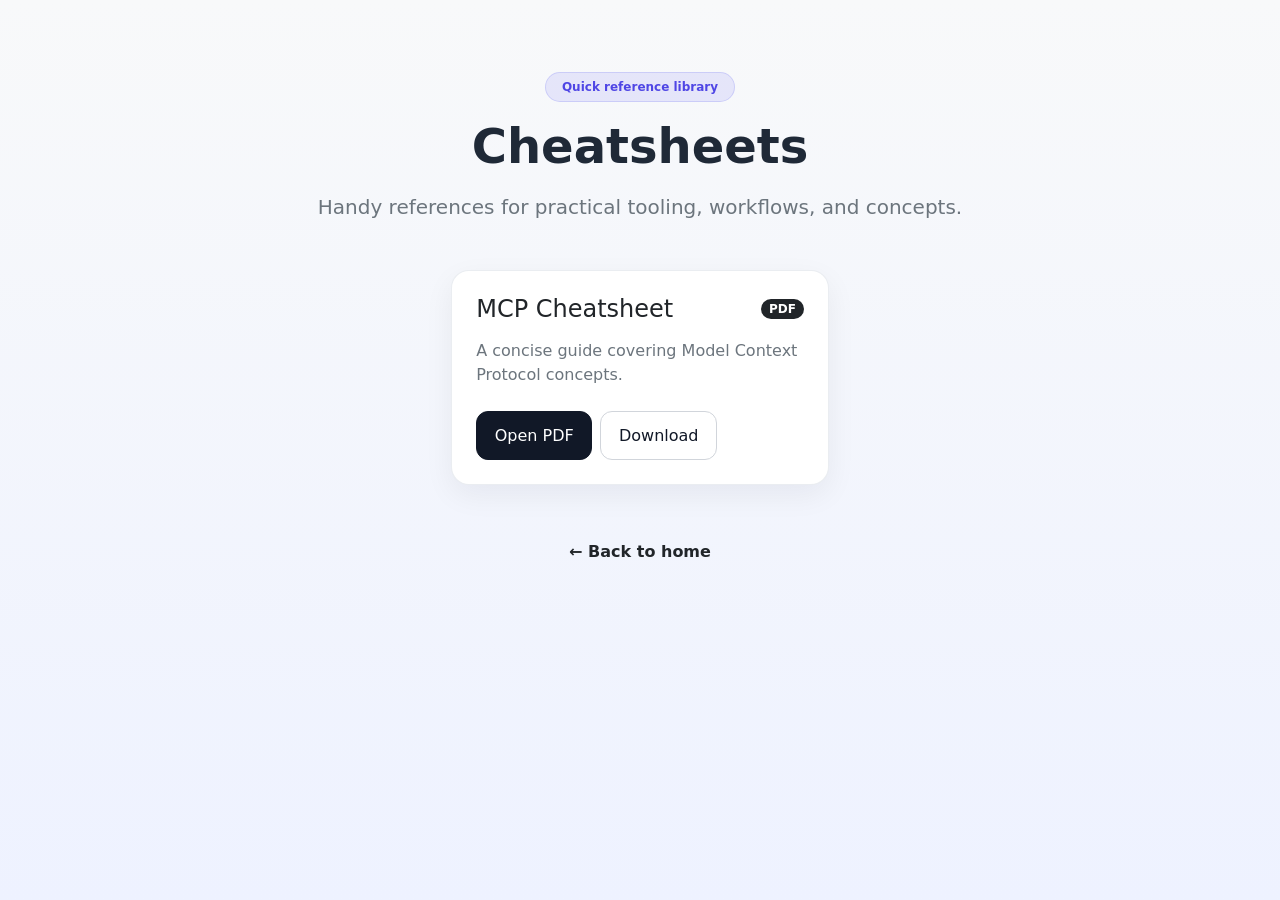
<file: cheatsheets/index.html>
<!doctype html>
<html lang="en">
  <head>
    <meta charset="utf-8" />
    <meta name="viewport" content="width=device-width, initial-scale=1.0" />
    <title>Cheatsheets | Ashita Prasad</title>
    <link rel="icon" href="/media/favicon.png" />
    <link
      href="https://cdn.jsdelivr.net/npm/bootstrap@5.2.0/dist/css/bootstrap.min.css"
      rel="stylesheet"
      integrity="sha384-gH2yIJqKdNHPEq0n4Mqa/HGKIhSkIHeL5AyhkYV8i59U5AR6csBvApHHNl/vI1Bx"
      crossorigin="anonymous"
    />
    <style>
      body {
        background: linear-gradient(180deg, #f8f9fa 0%, #eef2ff 100%);
        color: #1f2937;
        min-height: 100vh;
      }

      .page-shell {
        max-width: 980px;
        margin: 0 auto;
        padding: 72px 20px 48px;
      }

      .badge-soft {
        background: rgba(99, 102, 241, 0.12);
        color: #4f46e5;
        border: 1px solid rgba(99, 102, 241, 0.2);
      }

      .card {
        border: 1px solid rgba(148, 163, 184, 0.2);
        border-radius: 18px;
        box-shadow: 0 10px 30px rgba(15, 23, 42, 0.06);
        transition: transform 0.2s ease, box-shadow 0.2s ease;
      }

      .card:hover {
        transform: translateY(-2px);
        box-shadow: 0 18px 32px rgba(15, 23, 42, 0.1);
      }

      .btn-primary-soft {
        background: #111827;
        border-color: #111827;
        padding: 0.7rem 1.1rem;
        border-radius: 12px;
      }

      .btn-primary-soft:hover {
        background: #1f2937;
        border-color: #1f2937;
      }

      .btn-outline-soft {
        border-color: #d1d5db;
        color: #111827;
        border-radius: 12px;
        padding: 0.7rem 1.1rem;
      }

      .btn-outline-soft:hover {
        background: #f3f4f6;
        border-color: #cbd5e1;
        color: #111827;
      }
    </style>
  </head>
  <body>
    <main class="page-shell">
      <div class="text-center mb-5">
        <span class="badge badge-soft px-3 py-2 rounded-pill fw-semibold mb-3">
          Quick reference library
        </span>
        <h1 class="display-5 fw-bold mb-3">Cheatsheets</h1>
        <p class="lead text-secondary mb-0">
          Handy references for practical tooling, workflows, and concepts.
        </p>
      </div>

      <div class="row g-4 justify-content-center">
        <div class="col-md-6 col-lg-5">
          <article class="card h-100">
            <div class="card-body p-4">
              <div class="d-flex justify-content-between align-items-center mb-3">
                <h2 class="h4 mb-0">MCP Cheatsheet</h2>
                <span class="badge text-bg-dark rounded-pill">PDF</span>
              </div>

              <p class="text-secondary mb-4">
                A concise guide covering Model Context Protocol concepts.
              </p>

              <div class="d-flex gap-2 flex-wrap">
                <a
                  href="./MCP%20cheatsheet.pdf"
                  target="_blank"
                  rel="noopener noreferrer"
                  class="btn btn-primary-soft text-white"
                >
                  Open PDF
                </a>
                <a
                  href="./MCP%20cheatsheet.pdf"
                  download
                  class="btn btn-outline-soft"
                >
                  Download
                </a>
              </div>
            </div>
          </article>
        </div>
      </div>

      <div class="text-center mt-5">
        <a href="../" class="btn btn-link text-decoration-none text-dark fw-semibold">
          ← Back to home
        </a>
      </div>
    </main>
  </body>
</html>
</file>
<file: album.css>
:root {
  --bd-twitter: #1da1f2;
  --bd-twitter-rgb: 29, 161, 242;
  --bd-linkedin: #0077b5;
  --bd-linkedin-rgb: 0, 119, 181;
  --bd-medium: #000000;
  --bd-medium-rgb: 0, 0, 0;
  --bd-instagram: #405DE6;
  --bd-instagram-rgb: 5, 10, 230;
}

.btn-tw-primary {
  --bs-btn-font-weight: 600;
  --bs-btn-color: var(--bs-white);
  --bs-btn-bg: var(--bd-medium);
  --bs-btn-border-color: var(--bd-medium);
  --bs-btn-border-radius: .5rem;
  --bs-btn-hover-color: var(--bd-medium);
  --bs-btn-hover-bg: var(--bs-white);
  --bs-btn-hover-border-color: var(--bd-medium);
  --bs-btn-focus-shadow-rgb: var(--bd-medium-rgb);
  --bs-btn-active-color: var(--bs-btn-hover-color);
  --bs-btn-active-bg: var(--bs-white);
  --bs-btn-active-border-color: var(--bd-medium);
}

.btn-lk-primary {
  --bs-btn-font-weight: 600;
  --bs-btn-color: var(--bs-white);
  --bs-btn-bg: var(--bd-linkedin);
  --bs-btn-border-color: var(--bd-linkedin);
  --bs-btn-border-radius: .5rem;
  --bs-btn-hover-color: var(--bd-linkedin);
  --bs-btn-hover-bg: var(--bs-white);
  --bs-btn-hover-border-color: var(--bd-linkedin);
  --bs-btn-focus-shadow-rgb: var(--bd-linkedin-rgb);
  --bs-btn-active-color: var(--bs-btn-hover-color);
  --bs-btn-active-bg: var(--bs-white);
  --bs-btn-active-border-color: var(--bd-linkedin);
}

.btn-mu-primary {
  --bs-btn-font-weight: 600;
  --bs-btn-color: var(--bs-white);
  --bs-btn-bg: var(--bd-medium);
  --bs-btn-border-color: var(--bd-medium);
  --bs-btn-border-radius: .5rem;
  --bs-btn-hover-color: var(--bd-medium);
  --bs-btn-hover-bg: var(--bs-white);
  --bs-btn-hover-border-color: var(--bd-medium);
  --bs-btn-focus-shadow-rgb: var(--bd-medium-rgb);
  --bs-btn-active-color: var(--bs-btn-hover-color);
  --bs-btn-active-bg: var(--bs-white);
  --bs-btn-active-border-color: var(--bd-medium);
}

.btn-ig-primary {
  --bs-btn-font-weight: 600;
  --bs-btn-color: var(--bs-white);
  --bs-btn-bg: var(--bd-instagram);
  --bs-btn-border-color: var(--bd-instagram);
  --bs-btn-border-radius: .5rem;
  --bs-btn-hover-color: var(--bd-instagram);
  --bs-btn-hover-bg: var(--bs-white);
  --bs-btn-hover-border-color: var(--bd-instagram);
  --bs-btn-focus-shadow-rgb: var(--bd-instagram-rgb);
  --bs-btn-active-color: var(--bs-btn-hover-color);
  --bs-btn-active-bg: var(--bs-white);
  --bs-btn-active-border-color: var(--bd-instagram);
}
</file>
